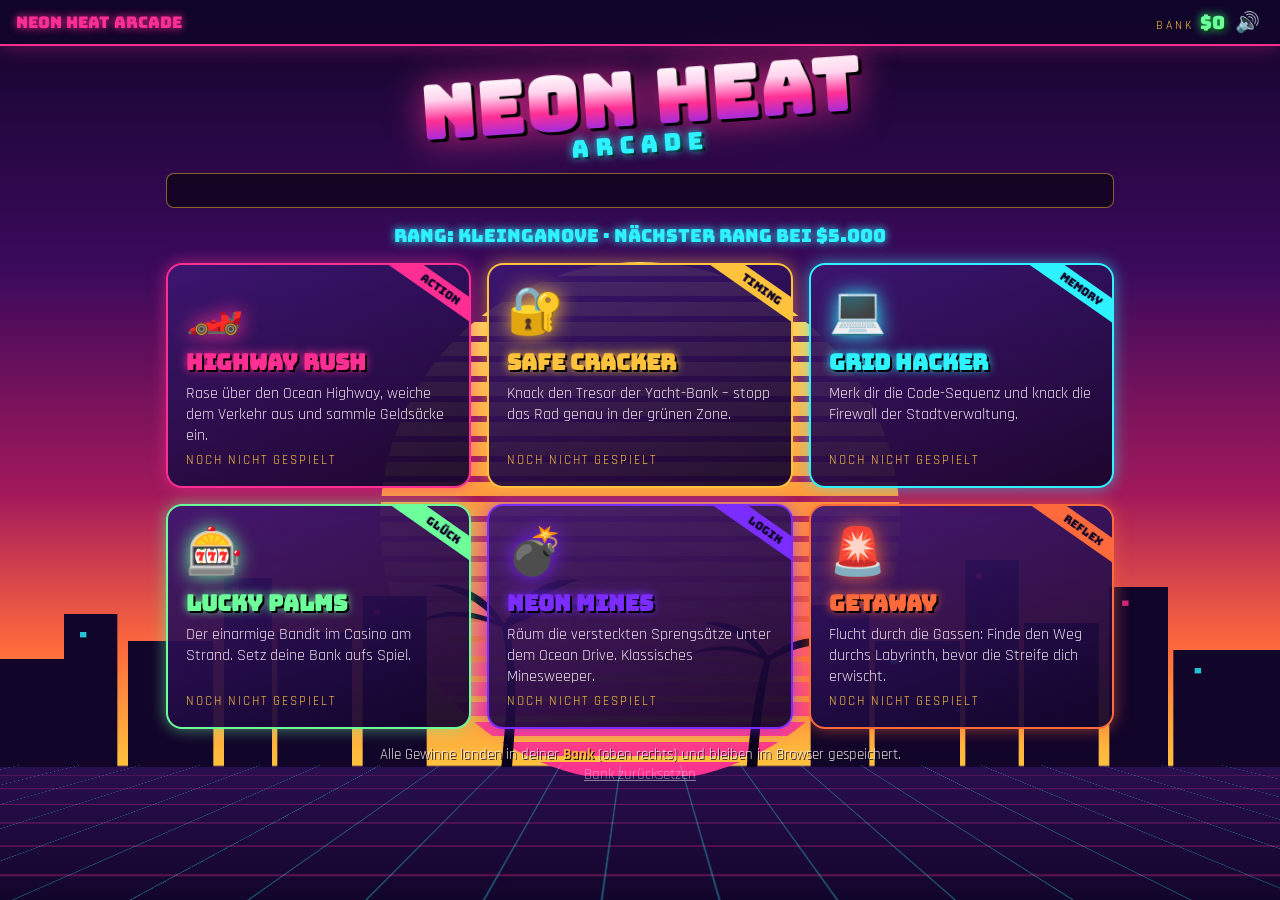
<file: neon-heat/index.html>
<!doctype html>
<html lang="de">
<head>
<meta charset="utf-8">
<meta name="viewport" content="width=device-width, initial-scale=1">
<title>Neon Heat Arcade</title>
<link href="https://fonts.googleapis.com/css2?family=Bungee&family=Rajdhani:wght@500;700&display=swap" rel="stylesheet">
<link rel="stylesheet" href="shared.css">
<style>
  .games { width: 100%; display: grid; grid-template-columns: repeat(auto-fill, minmax(260px, 1fr)); gap: 16px; }
  .card { position: relative; display: flex; flex-direction: column; gap: 6px; text-decoration: none; color: var(--text);
    padding: 18px; border-radius: 16px; overflow: hidden; min-height: 190px;
    background: linear-gradient(160deg, rgba(61,23,114,.92), rgba(18,5,42,.92));
    border: 2px solid var(--c, var(--pink)); box-shadow: 0 0 16px color-mix(in srgb, var(--c, var(--pink)) 55%, transparent);
    transition: transform .15s, box-shadow .2s; }
  .card:hover { transform: translateY(-4px) rotate(-.5deg); box-shadow: 0 0 34px var(--c, var(--pink)); }
  .card .ico { font-size: 46px; filter: drop-shadow(0 0 10px var(--c)); }
  .card h3 { margin: 0; font-family: "Bungee", sans-serif; font-size: 22px; color: var(--c); text-shadow: 2px 2px 0 #000, 0 0 10px var(--c); }
  .card p { margin: 0; font-size: 16px; opacity: .9; }
  .card .best { margin-top: auto; font-size: 13px; letter-spacing: 2px; color: var(--sun); text-transform: uppercase; }
  .card .tag { position: absolute; top: 14px; right: -34px; transform: rotate(35deg); background: var(--c); color: #12052a;
    font-family: "Bungee", sans-serif; font-size: 11px; padding: 3px 40px; }
  .ticker { width: 100%; overflow: hidden; white-space: nowrap; border-radius: 8px; background: rgba(0,0,0,.55);
    border: 1px solid rgba(255,194,61,.5); font-weight: 700; letter-spacing: 1px; }
  .ticker span { display: inline-block; padding: 6px 0 6px 100%; animation: tick 30s linear infinite; color: var(--sun); }
  @keyframes tick { to { transform: translateX(-100%); } }
  .rank { font-family: "Bungee", sans-serif; font-size: 18px; color: var(--cyan); text-shadow: 0 0 8px var(--cyan); text-align: center; }
  .reset { background: none; border: 0; color: rgba(255,255,255,.5); cursor: pointer; font: inherit; text-decoration: underline; }
  @media (prefers-reduced-motion: reduce) { .ticker span { animation: none; } }
</style>
</head>
<body>
<div class="wrap">
  <div class="title"><h1>NEON HEAT</h1><br><span class="sub">ARCADE</span></div>
  <div class="ticker"><span>📻 SUNSHINE FM: Willkommen in der Stadt der Sünden und Sonnenuntergänge · Jedes Spiel füllt deine gemeinsame Bank · Im Casino kannst du sie verdoppeln – oder verzocken · Steig vom Kleinganoven zur Legende auf ★</span></div>
  <div class="rank" id="rank"></div>

  <div class="games">
    <a class="card" href="highway.html" style="--c: var(--pink)"><span class="tag">ACTION</span>
      <span class="ico">🏎️</span><h3>Highway Rush</h3>
      <p>Rase über den Ocean Highway, weiche dem Verkehr aus und sammle Geldsäcke ein.</p>
      <span class="best" data-best="highway">—</span></a>

    <a class="card" href="safecracker.html" style="--c: var(--sun)"><span class="tag">TIMING</span>
      <span class="ico">🔐</span><h3>Safe Cracker</h3>
      <p>Knack den Tresor der Yacht-Bank – stopp das Rad genau in der grünen Zone.</p>
      <span class="best" data-best="safe">—</span></a>

    <a class="card" href="hacker.html" style="--c: var(--cyan)"><span class="tag">MEMORY</span>
      <span class="ico">💻</span><h3>Grid Hacker</h3>
      <p>Merk dir die Code-Sequenz und knack die Firewall der Stadtverwaltung.</p>
      <span class="best" data-best="hacker">—</span></a>

    <a class="card" href="casino.html" style="--c: var(--green)"><span class="tag">GLÜCK</span>
      <span class="ico">🎰</span><h3>Lucky Palms</h3>
      <p>Der einarmige Bandit im Casino am Strand. Setz deine Bank aufs Spiel.</p>
      <span class="best" data-best="casino">—</span></a>

    <a class="card" href="minesweeper.html" style="--c: var(--violet)"><span class="tag">LOGIK</span>
      <span class="ico">💣</span><h3>Neon Mines</h3>
      <p>Räum die versteckten Sprengsätze unter dem Ocean Drive. Klassisches Minesweeper.</p>
      <span class="best" data-best="mines">—</span></a>

    <a class="card" href="getaway.html" style="--c: var(--hot)"><span class="tag">REFLEX</span>
      <span class="ico">🚨</span><h3>Getaway</h3>
      <p>Flucht durch die Gassen: Finde den Weg durchs Labyrinth, bevor die Streife dich erwischt.</p>
      <span class="best" data-best="getaway">—</span></a>
  </div>

  <p class="help">Alle Gewinne landen in deiner <b>Bank</b> (oben rechts) und bleiben im Browser gespeichert. <button class="reset" id="reset">Bank zurücksetzen</button></p>
</div>

<script src="shared.js"></script>
<script>
  NH.init({ hub: true });
  const fmt = {
    highway: v => 'Rekord: ' + NH.money(v),
    safe: v => 'Rekord: ' + v + ' Tresore',
    hacker: v => 'Rekord: Level ' + v,
    casino: v => 'Größter Gewinn: ' + NH.money(v),
    mines: v => 'Rekord: ' + NH.money(v),
    getaway: v => 'Rekord: ' + v + ' Fluchten',
  };
  document.querySelectorAll('[data-best]').forEach(el => {
    const k = el.dataset.best, v = NH.best(k);
    el.textContent = v === null ? 'Noch nicht gespielt' : fmt[k](v);
  });
  const ranks = [[0, 'Kleinganove'], [5000, 'Straßendealer'], [25000, 'Hustler'], [100000, 'Gangboss'], [500000, 'Kingpin'], [2000000, 'Legende der Küste']];
  function renderRank() {
    const b = NH.bank.get();
    let r = ranks[0][1], next = null;
    for (let i = 0; i < ranks.length; i++) { if (b >= ranks[i][0]) { r = ranks[i][1]; next = ranks[i + 1]; } }
    document.getElementById('rank').textContent = 'Rang: ' + r + (next ? ` · nächster Rang bei ${NH.money(next[0])}` : ' · ganz oben!');
  }
  renderRank();
  document.getElementById('reset').onclick = () => { if (confirm('Bank wirklich auf $0 setzen?')) { NH.bank.set(0); renderRank(); } };
</script>
</body>
</html>
</file>
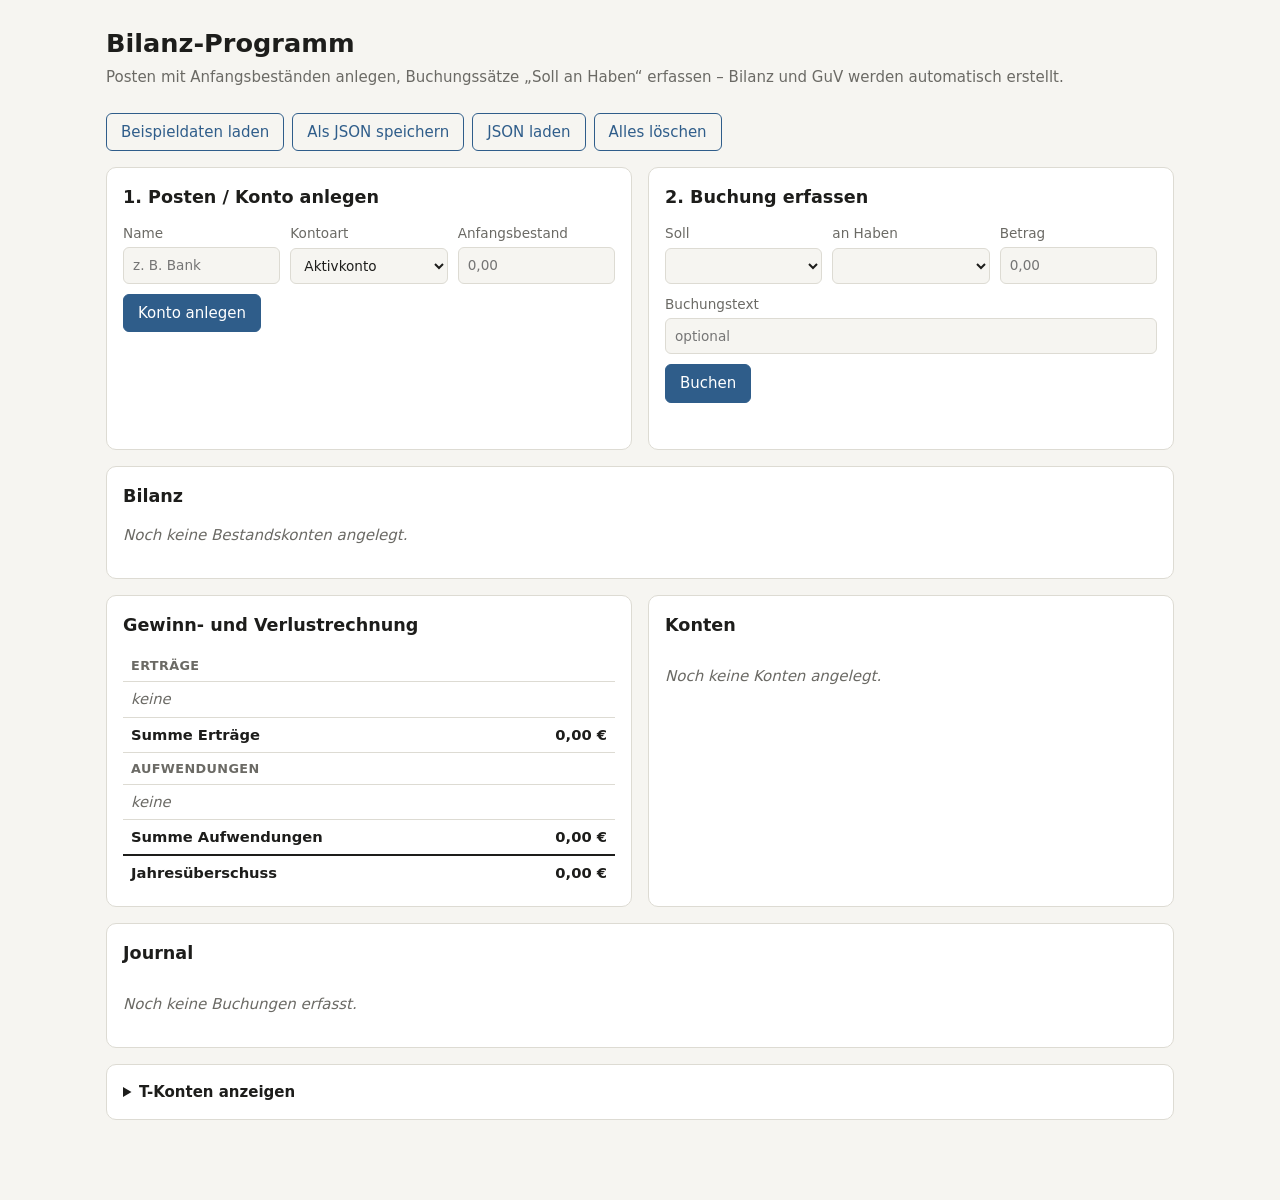
<file: bilanz.html>
<!doctype html>
<html lang="de">
<head>
<meta charset="utf-8">
<meta name="viewport" content="width=device-width, initial-scale=1">
<title>Bilanz-Programm</title>
<style>
:root {
  --bg: #f6f5f1; --surface: #ffffff; --text: #1d1d1b; --muted: #6b6a65;
  --border: #dddbd3; --accent: #2f5d8a; --accent-text: #ffffff;
  --ok: #2e7d4f; --err: #b3261e; --row: #f1efe8;
}
@media (prefers-color-scheme: dark) {
  :root:not([data-theme="light"]) {
    --bg: #161615; --surface: #1f1f1d; --text: #ecebe6; --muted: #a09f98;
    --border: #3a3935; --accent: #7fb0e0; --accent-text: #10202f;
    --ok: #6cc28f; --err: #f08c84; --row: #272724;
  }
}
:root[data-theme="dark"] {
  --bg: #161615; --surface: #1f1f1d; --text: #ecebe6; --muted: #a09f98;
  --border: #3a3935; --accent: #7fb0e0; --accent-text: #10202f;
  --ok: #6cc28f; --err: #f08c84; --row: #272724;
}
* { box-sizing: border-box; }
body {
  margin: 0; background: var(--bg); color: var(--text);
  font: 15px/1.5 system-ui, -apple-system, "Segoe UI", sans-serif;
}
main { max-width: 1100px; margin: 0 auto; padding: 24px 16px 64px; }
h1 { font-size: 1.6rem; margin: 0 0 4px; }
h2 { font-size: 1.1rem; margin: 0 0 12px; }
p.lead { color: var(--muted); margin: 0 0 24px; }
.grid { display: grid; grid-template-columns: 1fr 1fr; gap: 16px; }
@media (max-width: 760px) { .grid { grid-template-columns: 1fr; } }
.card {
  background: var(--surface); border: 1px solid var(--border);
  border-radius: 10px; padding: 16px; margin-bottom: 16px; min-width: 0;
}
form { display: grid; gap: 10px; }
.row { display: flex; gap: 10px; flex-wrap: wrap; }
.row > * { flex: 1 1 140px; min-width: 0; }
label { display: grid; gap: 4px; font-size: .85rem; color: var(--muted); }
input, select {
  font: inherit; color: var(--text); background: var(--bg);
  border: 1px solid var(--border); border-radius: 6px; padding: 7px 9px; width: 100%;
}
button {
  font: inherit; cursor: pointer; border-radius: 6px; padding: 7px 14px;
  border: 1px solid var(--accent); background: var(--accent); color: var(--accent-text);
}
button.ghost { background: transparent; color: var(--accent); }
button.del { background: transparent; border: none; color: var(--err); padding: 2px 6px; }
.toolbar { display: flex; gap: 8px; flex-wrap: wrap; margin-bottom: 16px; }
.msg { min-height: 1.4em; font-size: .9rem; }
.msg.err { color: var(--err); } .msg.ok { color: var(--ok); }
.scroll { overflow-x: auto; }
table { width: 100%; border-collapse: collapse; font-size: .92rem; }
th, td { padding: 6px 8px; text-align: left; border-bottom: 1px solid var(--border); }
th { color: var(--muted); font-weight: 600; font-size: .8rem; text-transform: uppercase; letter-spacing: .03em; }
td.num, th.num { text-align: right; font-variant-numeric: tabular-nums; white-space: nowrap; }
tr.sum td { font-weight: 700; border-top: 2px solid var(--text); border-bottom: none; }
.empty { color: var(--muted); font-style: italic; }
.bilanz { display: grid; grid-template-columns: 1fr 1fr; border: 2px solid var(--text); border-radius: 6px; overflow: hidden; }
.bilanz > div { padding: 0; min-width: 0; }
.bilanz > div:first-child { border-right: 2px solid var(--text); }
.bilanz h3 { margin: 0; padding: 8px; text-align: center; font-size: .95rem; background: var(--row); border-bottom: 1px solid var(--border); }
.bilanz table td { border-bottom: none; }
.bilanz table td:first-child { overflow-wrap: anywhere; }
@media (max-width: 560px) {
  .bilanz { grid-template-columns: 1fr; }
  .bilanz > div:first-child { border-right: none; border-bottom: 2px solid var(--text); }
}
.status { margin-top: 12px; font-weight: 600; }
.status.ok { color: var(--ok); } .status.err { color: var(--err); }
.tkonten { display: grid; grid-template-columns: repeat(auto-fill, minmax(280px, 1fr)); gap: 12px; }
.tkonto { border: 1px solid var(--border); border-radius: 6px; padding: 8px; }
.tkonto h4 { margin: 0 0 6px; text-align: center; font-size: .9rem; }
.tkonto .t { display: grid; grid-template-columns: 1fr 1fr; border-top: 2px solid var(--text); }
.tkonto .t > div:first-child { border-right: 2px solid var(--text); }
.tkonto .t div div { display: flex; justify-content: space-between; gap: 6px; padding: 2px 6px; font-size: .82rem; }
.tkonto .t div div span:last-child { font-variant-numeric: tabular-nums; white-space: nowrap; }
.tkonto .head { font-weight: 600; color: var(--muted); }
.tkonto .saldo { font-style: italic; color: var(--muted); }
details summary { cursor: pointer; font-weight: 600; }
</style>
</head>
<body>
<main>
  <h1>Bilanz-Programm</h1>
  <p class="lead">Posten mit Anfangsbeständen anlegen, Buchungssätze „Soll an Haben“ erfassen – Bilanz und GuV werden automatisch erstellt.</p>

  <div class="toolbar">
    <button class="ghost" id="btnBeispiel">Beispieldaten laden</button>
    <button class="ghost" id="btnExport">Als JSON speichern</button>
    <button class="ghost" id="btnImport">JSON laden</button>
    <button class="ghost" id="btnReset">Alles löschen</button>
    <input type="file" id="fileInput" accept=".json,application/json" hidden>
  </div>

  <div class="grid">
    <section class="card">
      <h2>1. Posten / Konto anlegen</h2>
      <form id="formKonto">
        <div class="row">
          <label>Name<input name="name" required placeholder="z. B. Bank"></label>
          <label>Kontoart
            <select name="art">
              <option value="aktiv">Aktivkonto</option>
              <option value="passiv">Passivkonto</option>
              <option value="aufwand">Aufwandskonto</option>
              <option value="ertrag">Ertragskonto</option>
            </select>
          </label>
          <label>Anfangsbestand<input name="ab" inputmode="decimal" placeholder="0,00"></label>
        </div>
        <div><button type="submit">Konto anlegen</button></div>
        <div class="msg" id="msgKonto"></div>
      </form>
    </section>

    <section class="card">
      <h2>2. Buchung erfassen</h2>
      <form id="formBuchung">
        <div class="row">
          <label>Soll<select name="soll" required></select></label>
          <label>an Haben<select name="haben" required></select></label>
          <label>Betrag<input name="betrag" inputmode="decimal" required placeholder="0,00"></label>
        </div>
        <label>Buchungstext<input name="text" placeholder="optional"></label>
        <div><button type="submit">Buchen</button></div>
        <div class="msg" id="msgBuchung"></div>
      </form>
    </section>
  </div>

  <section class="card">
    <h2>Bilanz</h2>
    <div id="bilanz"></div>
  </section>

  <div class="grid">
    <section class="card">
      <h2>Gewinn- und Verlustrechnung</h2>
      <div class="scroll" id="guv"></div>
    </section>
    <section class="card">
      <h2>Konten</h2>
      <div class="scroll" id="konten"></div>
    </section>
  </div>

  <section class="card">
    <h2>Journal</h2>
    <div class="scroll" id="journal"></div>
  </section>

  <section class="card">
    <details>
      <summary>T-Konten anzeigen</summary>
      <div class="tkonten" id="tkonten" style="margin-top:12px"></div>
    </details>
  </section>
</main>

<script>
"use strict";
const ARTEN = { aktiv: "Aktivkonto", passiv: "Passivkonto", aufwand: "Aufwandskonto", ertrag: "Ertragskonto" };
const KEY = "bilanz-programm-v1";

// Beträge werden intern als ganze Cent gespeichert (keine Rundungsfehler)
let state = { konten: [], buchungen: [] };

function parseBetrag(text) {
  let t = String(text).trim().replace(/€/g, "").replace(/\s/g, "");
  if (!t) throw new Error("Kein Betrag angegeben.");
  if (t.includes(",")) t = t.replace(/\./g, "").replace(",", ".");
  if (!/^-?\d+(\.\d+)?$/.test(t)) throw new Error(`Ungültiger Betrag: "${text}"`);
  return Math.round(parseFloat(t) * 100);
}
const nf = new Intl.NumberFormat("de-DE", { minimumFractionDigits: 2, maximumFractionDigits: 2 });
const fmt = c => nf.format(c / 100) + " €";
const esc = s => String(s).replace(/[&<>"']/g, ch => ({ "&": "&amp;", "<": "&lt;", ">": "&gt;", '"': "&quot;", "'": "&#39;" }[ch]));

const finde = name => {
  const k = state.konten.find(k => k.name.toLowerCase() === String(name).trim().toLowerCase());
  if (!k) throw new Error(`Konto "${name}" existiert nicht.`);
  return k;
};
const istBestand = k => k.art === "aktiv" || k.art === "passiv";
const sollMehrung = k => k.art === "aktiv" || k.art === "aufwand";

function kontoAnlegen(name, art, ab = 0) {
  name = name.trim();
  if (!name) throw new Error("Kontoname darf nicht leer sein.");
  if (!ARTEN[art]) throw new Error("Unbekannte Kontoart.");
  if (state.konten.some(k => k.name.toLowerCase() === name.toLowerCase())) throw new Error(`Konto "${name}" existiert bereits.`);
  if (ab < 0) throw new Error("Anfangsbestand darf nicht negativ sein.");
  if (!istBestand({ art }) && ab !== 0) throw new Error("Erfolgskonten haben keinen Anfangsbestand.");
  state.konten.push({ name, art, ab });
}
function buchen(soll, haben, betrag, text = "") {
  const s = finde(soll), h = finde(haben);
  if (s === h) throw new Error("Soll- und Habenkonto müssen verschieden sein.");
  if (!(betrag > 0)) throw new Error("Betrag muss größer als 0 sein.");
  state.buchungen.push({ soll: s.name, haben: h.name, betrag, text: text.trim() });
}
function umsaetze(k) {
  let soll = 0, haben = 0;
  for (const b of state.buchungen) { if (b.soll === k.name) soll += b.betrag; if (b.haben === k.name) haben += b.betrag; }
  return [soll, haben];
}
function saldo(k) {
  const [s, h] = umsaetze(k);
  return sollMehrung(k) ? k.ab + s - h : k.ab + h - s;
}
const nachArt = art => state.konten.filter(k => k.art === art);
const summe = (art, anfang = false) => nachArt(art).reduce((a, k) => a + (anfang ? k.ab : saldo(k)), 0);
const ergebnis = () => summe("ertrag") - summe("aufwand");

// ---------- Speicher ----------
function speichern() { try { localStorage.setItem(KEY, JSON.stringify(state)); } catch (e) {} }
function laden() {
  try { const d = JSON.parse(localStorage.getItem(KEY)); if (d) importiere(d); } catch (e) {}
}
function importiere(d) {
  const alt = state;
  state = { konten: [], buchungen: [] };
  try {
    for (const k of d.konten || []) kontoAnlegen(k.name, k.art, Number(k.ab) || 0);
    for (const b of d.buchungen || []) buchen(b.soll, b.haben, Number(b.betrag), b.text || "");
  } catch (e) { state = alt; throw e; }
}

function beispiel() {
  state = { konten: [], buchungen: [] };
  const E = x => x * 100;
  [["Maschinen", "aktiv", 50000], ["Waren", "aktiv", 12000], ["Forderungen", "aktiv", 8000],
   ["Bank", "aktiv", 25000], ["Kasse", "aktiv", 3000], ["Eigenkapital", "passiv", 60000],
   ["Darlehen", "passiv", 30000], ["Verbindlichkeiten", "passiv", 8000],
   ["Umsatzerlöse", "ertrag", 0], ["Mietaufwand", "aufwand", 0], ["Löhne", "aufwand", 0]]
    .forEach(([n, a, ab]) => kontoAnlegen(n, a, E(ab)));
  [["Bank", "Forderungen", 5000, "Kunde zahlt Rechnung"], ["Verbindlichkeiten", "Bank", 4000, "Lieferantenrechnung bezahlt"],
   ["Bank", "Umsatzerlöse", 15000, "Warenverkauf"], ["Mietaufwand", "Bank", 2000, "Miete Büro"],
   ["Löhne", "Bank", 6000, "Lohnzahlung"], ["Darlehen", "Bank", 3000, "Tilgung Darlehen"],
   ["Kasse", "Bank", 1000, "Bargeldabhebung"]]
    .forEach(([s, h, b, t]) => buchen(s, h, E(b), t));
}

// ---------- Darstellung ----------
const $ = id => document.getElementById(id);

function renderBilanz() {
  const aktiva = nachArt("aktiv").map(k => [k.name, saldo(k)]);
  const passiva = nachArt("passiv").map(k => [k.name, saldo(k)]);
  const erg = ergebnis();
  if (erg !== 0) passiva.push([erg > 0 ? "Jahresüberschuss" : "Jahresfehlbetrag", erg]);
  if (!aktiva.length && !passiva.length) { $("bilanz").innerHTML = '<p class="empty">Noch keine Bestandskonten angelegt.</p>'; return; }
  const sa = aktiva.reduce((a, [, v]) => a + v, 0), sp = passiva.reduce((a, [, v]) => a + v, 0);
  const n = Math.max(aktiva.length, passiva.length);
  const seite = (titel, posten, s) => `<div><h3>${titel}</h3><table>${
    Array.from({ length: n }, (_, i) => posten[i]
      ? `<tr><td>${esc(posten[i][0])}</td><td class="num">${fmt(posten[i][1])}</td></tr>`
      : `<tr><td>&nbsp;</td><td></td></tr>`).join("")
  }<tr class="sum"><td>Summe</td><td class="num">${fmt(s)}</td></tr></table></div>`;
  let status;
  if (sa === sp) status = '<div class="status ok">✔ Die Bilanz ist ausgeglichen.</div>';
  else {
    status = `<div class="status err">✘ Die Bilanz ist nicht ausgeglichen (Differenz ${fmt(sa - sp)}).`;
    const aa = summe("aktiv", true), ap = summe("passiv", true);
    if (aa !== ap) status += `<br><small>Ursache: Die Anfangsbestände sind nicht ausgeglichen (Aktiva ${fmt(aa)} / Passiva ${fmt(ap)}).</small>`;
    status += "</div>";
  }
  $("bilanz").innerHTML = `<div class="bilanz">${seite("Aktiva", aktiva, sa)}${seite("Passiva", passiva, sp)}</div>${status}`;
}

function renderGuV() {
  const zeilen = art => nachArt(art).map(k => `<tr><td>${esc(k.name)}</td><td class="num">${fmt(saldo(k))}</td></tr>`).join("")
    || '<tr><td class="empty" colspan="2">keine</td></tr>';
  const erg = ergebnis();
  $("guv").innerHTML = `<table>
    <tr><th>Erträge</th><th></th></tr>${zeilen("ertrag")}
    <tr><td><b>Summe Erträge</b></td><td class="num"><b>${fmt(summe("ertrag"))}</b></td></tr>
    <tr><th>Aufwendungen</th><th></th></tr>${zeilen("aufwand")}
    <tr><td><b>Summe Aufwendungen</b></td><td class="num"><b>${fmt(summe("aufwand"))}</b></td></tr>
    <tr class="sum"><td>${erg >= 0 ? "Jahresüberschuss" : "Jahresfehlbetrag"}</td><td class="num">${fmt(erg)}</td></tr></table>`;
}

function renderKonten() {
  if (!state.konten.length) { $("konten").innerHTML = '<p class="empty">Noch keine Konten angelegt.</p>'; return; }
  $("konten").innerHTML = `<table><tr><th>Konto</th><th>Art</th><th class="num">Anfang</th><th class="num">Ende</th><th></th></tr>${
    state.konten.map((k, i) => `<tr><td>${esc(k.name)}</td><td>${ARTEN[k.art]}</td>
      <td class="num">${istBestand(k) ? fmt(k.ab) : "–"}</td><td class="num">${fmt(saldo(k))}</td>
      <td><button class="del" title="Konto löschen" data-konto="${i}">✕</button></td></tr>`).join("")}</table>`;
}

function renderJournal() {
  if (!state.buchungen.length) { $("journal").innerHTML = '<p class="empty">Noch keine Buchungen erfasst.</p>'; return; }
  $("journal").innerHTML = `<table><tr><th>Nr</th><th>Soll</th><th></th><th>Haben</th><th class="num">Betrag</th><th>Text</th><th></th></tr>${
    state.buchungen.map((b, i) => `<tr><td>${i + 1}</td><td>${esc(b.soll)}</td><td>an</td><td>${esc(b.haben)}</td>
      <td class="num">${fmt(b.betrag)}</td><td>${esc(b.text)}</td>
      <td><button class="del" title="Buchung löschen" data-buchung="${i}">✕</button></td></tr>`).join("")}</table>`;
}

function renderTKonten() {
  if (!state.konten.length) { $("tkonten").innerHTML = '<p class="empty">Noch keine Konten angelegt.</p>'; return; }
  const z = (l, r, cls = "") => `<div class="${cls}"><span>${esc(l)}</span><span>${r}</span></div>`;
  $("tkonten").innerHTML = state.konten.map(k => {
    const soll = [], haben = [];
    if (istBestand(k)) (k.art === "aktiv" ? soll : haben).push(z("AB", fmt(k.ab)));
    for (const b of state.buchungen) {
      if (b.soll === k.name) soll.push(z(b.haben, fmt(b.betrag)));
      if (b.haben === k.name) haben.push(z(b.soll, fmt(b.betrag)));
    }
    const s = saldo(k);
    const sz = z(istBestand(k) ? "SB" : "Saldo", fmt(Math.abs(s)), "saldo");
    ((s >= 0) === sollMehrung(k) ? haben : soll).push(sz);
    return `<div class="tkonto"><h4>${esc(k.name)} <small>(${ARTEN[k.art]})</small></h4>
      <div class="t"><div>${z("Soll", "", "head")}${soll.join("")}</div><div>${z("Haben", "", "head")}${haben.join("")}</div></div></div>`;
  }).join("");
}

function renderSelects() {
  const opts = state.konten.map(k => `<option value="${esc(k.name)}">${esc(k.name)} (${ARTEN[k.art]})</option>`).join("");
  for (const name of ["soll", "haben"]) {
    const sel = $("formBuchung").elements[name], alt = sel.value;
    sel.innerHTML = opts;
    if (state.konten.some(k => k.name === alt)) sel.value = alt;
  }
}

function render() {
  renderSelects(); renderBilanz(); renderGuV(); renderKonten(); renderJournal(); renderTKonten();
  speichern();
}

function meldung(id, text, ok) { const m = $(id); m.textContent = text; m.className = "msg " + (ok ? "ok" : "err"); }

// ---------- Ereignisse ----------
const formKonto = $("formKonto");
formKonto.elements.art.addEventListener("change", e => {
  const bestand = e.target.value === "aktiv" || e.target.value === "passiv";
  formKonto.elements.ab.disabled = !bestand;
  if (!bestand) formKonto.elements.ab.value = "";
});
formKonto.addEventListener("submit", e => {
  e.preventDefault();
  const f = formKonto.elements;
  try {
    const ab = f.ab.value.trim() ? parseBetrag(f.ab.value) : 0;
    kontoAnlegen(f.name.value, f.art.value, ab);
    meldung("msgKonto", `Konto „${f.name.value.trim()}“ angelegt.`, true);
    f.name.value = ""; f.ab.value = ""; f.name.focus();
    render();
  } catch (err) { meldung("msgKonto", err.message, false); }
});

$("formBuchung").addEventListener("submit", e => {
  e.preventDefault();
  const f = e.target.elements;
  try {
    if (state.konten.length < 2) throw new Error("Bitte zuerst mindestens zwei Konten anlegen.");
    const betrag = parseBetrag(f.betrag.value);
    buchen(f.soll.value, f.haben.value, betrag, f.text.value);
    meldung("msgBuchung", `Gebucht: ${f.soll.value} an ${f.haben.value} ${fmt(betrag)}`, true);
    f.betrag.value = ""; f.text.value = "";
    render();
  } catch (err) { meldung("msgBuchung", err.message, false); }
});

document.addEventListener("click", e => {
  const t = e.target;
  if (t.dataset.buchung !== undefined) {
    state.buchungen.splice(Number(t.dataset.buchung), 1); render();
  } else if (t.dataset.konto !== undefined) {
    const k = state.konten[Number(t.dataset.konto)];
    if (state.buchungen.some(b => b.soll === k.name || b.haben === k.name)) {
      alert(`Konto „${k.name}“ wird in Buchungen verwendet und kann nicht gelöscht werden.`); return;
    }
    state.konten.splice(Number(t.dataset.konto), 1); render();
  }
});

$("btnBeispiel").addEventListener("click", () => {
  if (state.konten.length && !confirm("Aktuelle Daten durch Beispieldaten ersetzen?")) return;
  beispiel(); render();
});
$("btnReset").addEventListener("click", () => {
  if (!confirm("Alle Konten und Buchungen löschen?")) return;
  state = { konten: [], buchungen: [] }; render();
});
$("btnExport").addEventListener("click", () => {
  const blob = new Blob([JSON.stringify(state, null, 2)], { type: "application/json" });
  const a = document.createElement("a");
  a.href = URL.createObjectURL(blob); a.download = "buchhaltung.json"; a.click();
  setTimeout(() => URL.revokeObjectURL(a.href), 1000);
});
$("btnImport").addEventListener("click", () => $("fileInput").click());
$("fileInput").addEventListener("change", async e => {
  const file = e.target.files[0]; if (!file) return;
  try {
    const d = JSON.parse(await file.text());
    // auch Dateien aus dem Python-Programm (Beträge in Euro als Text) akzeptieren
    if (d.konten && d.konten.some(k => "anfangsbestand" in k)) {
      d.konten = d.konten.map(k => ({ name: k.name, art: k.art, ab: parseBetrag(k.anfangsbestand) }));
      d.buchungen = (d.buchungen || []).map(b => ({ ...b, betrag: parseBetrag(b.betrag) }));
    }
    importiere(d); render();
  } catch (err) { alert("Datei konnte nicht geladen werden: " + err.message); }
  e.target.value = "";
});

laden();
render();
</script>
</body>
</html>
</file>
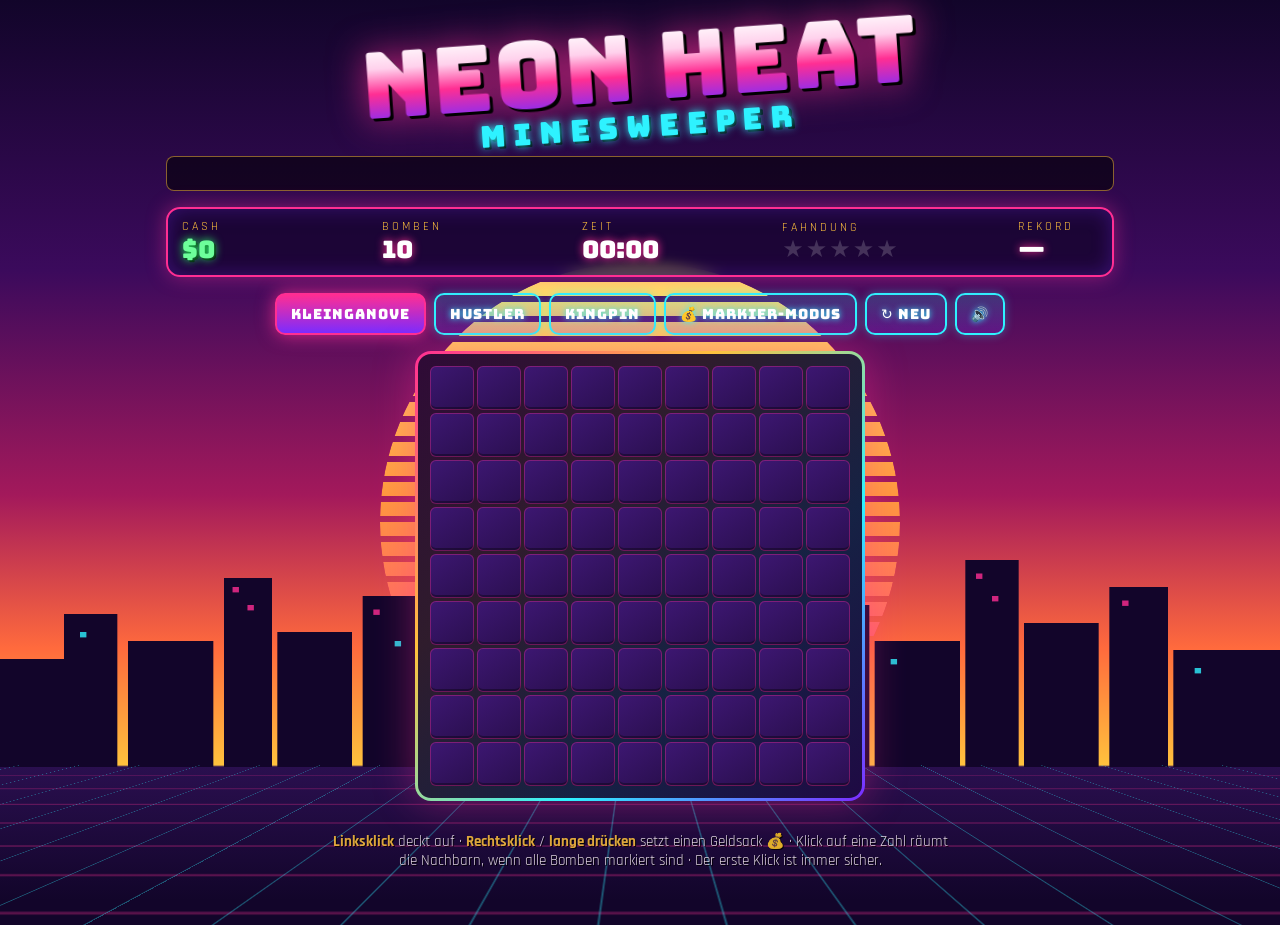
<file: minesweeper.html>
<!doctype html>
<html lang="de">
<head>
<meta charset="utf-8">
<meta name="viewport" content="width=device-width, initial-scale=1">
<title>Neon Heat Mines</title>
<link rel="preconnect" href="https://fonts.googleapis.com">
<link href="https://fonts.googleapis.com/css2?family=Bungee&family=Rajdhani:wght@500;700&display=swap" rel="stylesheet">
<style>
  :root {
    --pink: #ff2e93;
    --hot: #ff6a3d;
    --sun: #ffc23d;
    --cyan: #2ef2ff;
    --violet: #7b2cff;
    --night: #12052a;
    --tile: #2a0f4f;
    --tile-hi: #3d1772;
    --open: #1a0836;
    --text: #fff4fb;
  }
  * { box-sizing: border-box; }
  html, body { margin: 0; min-height: 100%; }
  body {
    background: var(--night);
    color: var(--text);
    font-family: "Rajdhani", system-ui, sans-serif;
    overflow-x: hidden;
    -webkit-tap-highlight-color: transparent;
  }

  /* ---------- Sunset Skyline ---------- */
  .sky {
    position: fixed; inset: 0; z-index: -2;
    background: linear-gradient(180deg, #12052a 0%, #3b0a5c 30%, #a3195b 55%, #ff6a3d 72%, #ffc23d 85%, #2a0f4f 85.2%, #12052a 100%);
  }
  .sun {
    position: fixed; left: 50%; top: 58%; transform: translate(-50%, -50%);
    width: min(60vw, 520px); aspect-ratio: 1; border-radius: 50%; z-index: -2;
    background: linear-gradient(180deg, #ffe66d 0%, #ff9a3d 45%, #ff2e93 100%);
    -webkit-mask: repeating-linear-gradient(180deg, #000 0 14px, transparent 14px 20px);
            mask: repeating-linear-gradient(180deg, #000 0 14px, transparent 14px 20px);
    filter: drop-shadow(0 0 60px rgba(255, 46, 147, .6));
  }
  .skyline { position: fixed; left: 0; right: 0; bottom: 14.8%; z-index: -1; width: 100%; height: 30vh; }
  .grid-floor {
    position: fixed; left: -50%; right: -50%; bottom: 0; height: 15%; z-index: -1;
    background:
      linear-gradient(90deg, rgba(46,242,255,.35) 1px, transparent 1px) 0 0 / 60px 100%,
      linear-gradient(0deg, rgba(255,46,147,.35) 1px, transparent 1px) 0 0 / 100% 18px;
    transform: perspective(200px) rotateX(55deg); transform-origin: top;
  }

  /* ---------- Layout ---------- */
  .wrap { max-width: 980px; margin: 0 auto; padding: 20px 16px 40px; display: flex; flex-direction: column; align-items: center; gap: 16px; }
  .logo { text-align: center; line-height: .9; margin-top: 6px; user-select: none; }
  .logo .l1 {
    font-family: "Bungee", sans-serif; font-size: clamp(42px, 10vw, 92px); letter-spacing: 2px;
    background: linear-gradient(180deg, #fff 0%, #ffd1ec 30%, var(--pink) 60%, var(--violet) 100%);
    -webkit-background-clip: text; background-clip: text; color: transparent;
    filter: drop-shadow(3px 3px 0 #000) drop-shadow(0 0 18px rgba(255,46,147,.7));
    transform: rotate(-4deg); display: inline-block;
  }
  .logo .l2 {
    font-family: "Bungee", sans-serif; font-size: clamp(18px, 4vw, 30px); color: var(--cyan);
    text-shadow: 0 0 10px var(--cyan), 2px 2px 0 #000; letter-spacing: 8px; margin-top: 4px;
    transform: rotate(-4deg); display: inline-block;
  }

  .hud {
    width: 100%; display: flex; flex-wrap: wrap; justify-content: space-between; align-items: center; gap: 10px;
    background: rgba(18, 5, 42, .72); border: 2px solid var(--pink); border-radius: 14px; padding: 10px 14px;
    box-shadow: 0 0 20px rgba(255,46,147,.45), inset 0 0 20px rgba(123,44,255,.3);
    backdrop-filter: blur(6px);
  }
  .stat { display: flex; flex-direction: column; min-width: 80px; }
  .stat .k { font-size: 12px; letter-spacing: 3px; text-transform: uppercase; color: var(--sun); }
  .stat .v { font-family: "Bungee", sans-serif; font-size: 24px; color: #fff; text-shadow: 0 0 8px var(--pink); }
  .stat .v.cash { color: #6dff9a; text-shadow: 0 0 10px #2bff6a, 2px 2px 0 #000; }
  .stars { display: flex; gap: 2px; font-size: 24px; }
  .stars span { color: rgba(255,255,255,.18); transition: color .3s, text-shadow .3s; }
  .stars span.on { color: #fff; text-shadow: 0 0 8px #fff, 0 0 16px var(--cyan); animation: blink .9s infinite alternate; }
  @keyframes blink { to { color: var(--pink); text-shadow: 0 0 8px var(--pink), 0 0 16px var(--pink); } }

  .controls { display: flex; flex-wrap: wrap; gap: 8px; justify-content: center; }
  .btn {
    font-family: "Bungee", sans-serif; font-size: 14px; letter-spacing: 1px; color: #fff; cursor: pointer;
    padding: 10px 14px; border-radius: 10px; border: 2px solid var(--cyan);
    background: linear-gradient(180deg, rgba(46,242,255,.18), rgba(123,44,255,.25));
    text-shadow: 0 0 6px var(--cyan); box-shadow: 0 0 10px rgba(46,242,255,.35);
    transition: transform .1s, box-shadow .2s, background .2s;
  }
  .btn:hover { transform: translateY(-2px); box-shadow: 0 0 18px rgba(46,242,255,.7); }
  .btn.active { border-color: var(--pink); background: linear-gradient(180deg, var(--pink), var(--violet)); text-shadow: none; box-shadow: 0 0 18px rgba(255,46,147,.8); }
  .btn.flag.active { border-color: var(--sun); background: linear-gradient(180deg, var(--sun), var(--hot)); color: #2a0f4f; }

  /* ---------- Board ---------- */
  .board-wrap {
    max-width: 100%; overflow-x: auto; padding: 12px; border-radius: 16px;
    background: rgba(18,5,42,.8); border: 3px solid transparent;
    background-image: linear-gradient(rgba(18,5,42,.88), rgba(18,5,42,.88)), linear-gradient(135deg, var(--pink), var(--sun), var(--cyan), var(--violet));
    background-origin: border-box; background-clip: padding-box, border-box;
    box-shadow: 0 0 40px rgba(255,46,147,.4);
  }
  .board { display: grid; gap: 3px; user-select: none; touch-action: manipulation; }
  .cell {
    width: var(--cs); height: var(--cs); border-radius: 6px; cursor: pointer;
    display: grid; place-items: center; font-family: "Bungee", sans-serif; font-size: calc(var(--cs) * .52);
    background: linear-gradient(145deg, var(--tile-hi), var(--tile));
    box-shadow: inset 0 0 0 1px rgba(255,46,147,.35), inset 0 -3px 0 rgba(0,0,0,.35);
    transition: transform .08s, background .15s, box-shadow .15s;
  }
  .cell:not(.open):hover { background: linear-gradient(145deg, #5a1f9e, #3a1270); box-shadow: inset 0 0 0 1px var(--cyan), 0 0 10px rgba(46,242,255,.5); }
  .cell:not(.open):active { transform: scale(.92); }
  .cell.open { background: var(--open); box-shadow: inset 0 0 0 1px rgba(46,242,255,.12); cursor: default; animation: pop .18s ease-out; }
  @keyframes pop { from { transform: scale(.7); opacity: .4; } to { transform: scale(1); opacity: 1; } }
  .cell.flag::after { content: "💰"; font-size: calc(var(--cs) * .6); filter: drop-shadow(0 0 4px var(--sun)); }
  .cell.mine { background: radial-gradient(circle, #ff6a3d 0%, #a3195b 70%); }
  .cell.mine::after { content: "💣"; font-size: calc(var(--cs) * .6); }
  .cell.boom { background: radial-gradient(circle, #fff 0%, #ffc23d 30%, #ff2e93 80%); animation: boom .5s ease-out; }
  .cell.wrong::after { content: "❌"; font-size: calc(var(--cs) * .5); }
  @keyframes boom { 0% { transform: scale(1.8); } 100% { transform: scale(1); } }
  .n1 { color: #2ef2ff; text-shadow: 0 0 6px #2ef2ff; }
  .n2 { color: #6dff9a; text-shadow: 0 0 6px #2bff6a; }
  .n3 { color: #ff2e93; text-shadow: 0 0 6px #ff2e93; }
  .n4 { color: #b18cff; text-shadow: 0 0 6px #7b2cff; }
  .n5 { color: #ffc23d; text-shadow: 0 0 6px #ff9a3d; }
  .n6 { color: #ff6a3d; text-shadow: 0 0 6px #ff6a3d; }
  .n7 { color: #fff; text-shadow: 0 0 6px #fff; }
  .n8 { color: #ff9ad0; text-shadow: 0 0 6px #ff2e93; }

  .shake { animation: shake .5s; }
  @keyframes shake { 10%,90% { transform: translate(-2px,1px); } 20%,80% { transform: translate(4px,-2px); } 30%,50%,70% { transform: translate(-6px,3px); } 40%,60% { transform: translate(6px,-3px); } }

  .help { font-size: 15px; opacity: .85; text-align: center; max-width: 620px; text-shadow: 1px 1px 0 #000; }
  .help b { color: var(--sun); }

  /* ---------- Overlay ---------- */
  .overlay {
    position: fixed; inset: 0; display: none; place-items: center; z-index: 10;
    background: rgba(18,5,42,.55); backdrop-filter: blur(3px) saturate(1.3);
  }
  .overlay.show { display: grid; animation: fade .4s; }
  .overlay.lose { background: rgba(60,0,10,.6); backdrop-filter: grayscale(1) blur(2px); }
  @keyframes fade { from { opacity: 0; } }
  .banner { text-align: center; padding: 16px; }
  .banner h2 {
    font-family: "Bungee", sans-serif; margin: 0; font-size: clamp(44px, 11vw, 110px); line-height: 1;
    transform: rotate(-3deg); animation: slam .5s cubic-bezier(.2,1.6,.4,1);
  }
  .win h2 { color: var(--sun); text-shadow: 4px 4px 0 #000, 0 0 30px var(--hot); }
  .lose h2 { color: #ff3b3b; text-shadow: 4px 4px 0 #000, 0 0 30px #ff0000; }
  @keyframes slam { from { transform: scale(3) rotate(-3deg); opacity: 0; } }
  .banner p { font-size: 22px; font-weight: 700; margin: 10px 0 20px; text-shadow: 2px 2px 0 #000; }
  .banner .btn { font-size: 18px; padding: 12px 22px; }

  .flash { position: fixed; inset: 0; background: #fff; opacity: 0; pointer-events: none; z-index: 9; }
  .flash.go { animation: flash .45s ease-out; }
  @keyframes flash { 0% { opacity: .9; } 100% { opacity: 0; } }

  .ticker {
    width: 100%; overflow: hidden; white-space: nowrap; border-radius: 8px;
    background: rgba(0,0,0,.55); border: 1px solid rgba(255,194,61,.5); font-weight: 700; letter-spacing: 1px;
  }
  .ticker span { display: inline-block; padding: 6px 0; padding-left: 100%; animation: tick 28s linear infinite; color: var(--sun); }
  @keyframes tick { to { transform: translateX(-100%); } }
  @media (prefers-reduced-motion: reduce) {
    .ticker span, .stars span.on { animation: none; }
  }
</style>
</head>
<body>
<div class="sky"></div>
<div class="sun"></div>
<svg class="skyline" viewBox="0 0 1200 300" preserveAspectRatio="none" aria-hidden="true">
  <g fill="#12052a">
    <rect x="0" y="180" width="70" height="120"/><rect x="60" y="130" width="50" height="170"/>
    <rect x="120" y="160" width="80" height="140"/><rect x="210" y="90" width="45" height="210"/>
    <rect x="260" y="150" width="70" height="150"/><rect x="340" y="110" width="60" height="190"/>
    <rect x="760" y="120" width="55" height="180"/><rect x="820" y="160" width="80" height="140"/>
    <rect x="905" y="70" width="50" height="230"/><rect x="960" y="140" width="70" height="160"/>
    <rect x="1040" y="100" width="55" height="200"/><rect x="1100" y="170" width="100" height="130"/>
  </g>
  <g fill="#0a0218">
    <!-- palms -->
    <path d="M470 300 C476 230 478 190 470 140 L476 140 C486 190 484 240 480 300Z"/>
    <path d="M473 142 C440 120 410 125 390 140 C420 128 445 132 473 146Z M473 142 C500 112 535 112 560 128 C530 120 500 128 475 146Z M473 142 C455 105 430 95 405 98 C432 104 452 118 471 145Z M473 142 C492 100 520 88 545 92 C518 100 495 118 476 146Z M473 142 C470 112 478 92 492 80 C482 100 478 120 476 146Z"/>
    <path d="M700 300 C704 250 708 215 718 175 L724 176 C716 215 712 255 710 300Z"/>
    <path d="M720 178 C690 160 662 164 645 176 C672 166 696 170 720 182Z M720 178 C745 152 775 152 798 166 C770 160 745 166 722 182Z M720 178 C705 145 682 136 660 140 C684 145 702 158 718 181Z M720 178 C738 142 762 132 784 136 C760 142 740 158 723 182Z"/>
    <path d="M600 300 C602 262 606 236 598 205 L603 205 C612 236 610 264 608 300Z"/>
    <path d="M601 207 C578 192 556 196 543 206 C565 198 583 202 601 211Z M601 207 C622 188 648 188 666 200 C643 194 622 199 603 211Z M601 207 C590 182 572 176 556 179 C575 183 589 194 600 210Z"/>
  </g>
  <g fill="#ff2e93" opacity=".8">
    <rect x="218" y="100" width="6" height="6"/><rect x="232" y="120" width="6" height="6"/><rect x="350" y="125" width="6" height="6"/>
    <rect x="915" y="85" width="6" height="6"/><rect x="930" y="110" width="6" height="6"/><rect x="1052" y="115" width="6" height="6"/>
  </g>
  <g fill="#2ef2ff" opacity=".8">
    <rect x="75" y="150" width="6" height="6"/><rect x="370" y="160" width="6" height="6"/><rect x="835" y="180" width="6" height="6"/><rect x="1120" y="190" width="6" height="6"/>
  </g>
</svg>
<div class="grid-floor"></div>

<div class="wrap">
  <div class="logo">
    <div class="l1">NEON HEAT</div><br>
    <div class="l2">MINESWEEPER</div>
  </div>

  <div class="ticker"><span>📻 BREAKING: Unbekannte haben Sprengsätze unter dem Ocean Drive versteckt · Nur ein echter Profi räumt das Gelände · Jeder sichere Block bringt Cash · Markiere Bomben mit Geldsäcken 💰 · Je länger du brauchst, desto höher dein Fahndungslevel ★ · Bleib cool, Boss.</span></div>

  <div class="hud">
    <div class="stat"><span class="k">Cash</span><span class="v cash" id="cash">$0</span></div>
    <div class="stat"><span class="k">Bomben</span><span class="v" id="mines">0</span></div>
    <div class="stat"><span class="k">Zeit</span><span class="v" id="time">00:00</span></div>
    <div class="stat"><span class="k">Fahndung</span><div class="stars" id="stars"><span>★</span><span>★</span><span>★</span><span>★</span><span>★</span></div></div>
    <div class="stat"><span class="k">Rekord</span><span class="v" id="best">—</span></div>
  </div>

  <div class="controls">
    <button class="btn active" data-level="easy">Kleinganove</button>
    <button class="btn" data-level="medium">Hustler</button>
    <button class="btn" data-level="hard">Kingpin</button>
    <button class="btn flag" id="flagMode">💰 Markier-Modus</button>
    <button class="btn" id="restart">↻ Neu</button>
    <button class="btn" id="sound">🔊</button>
  </div>

  <div class="board-wrap" id="boardWrap"><div class="board" id="board"></div></div>

  <p class="help"><b>Linksklick</b> deckt auf · <b>Rechtsklick</b> / <b>lange drücken</b> setzt einen Geldsack 💰 · Klick auf eine Zahl räumt die Nachbarn, wenn alle Bomben markiert sind · Der erste Klick ist immer sicher.</p>
</div>

<div class="flash" id="flash"></div>
<div class="overlay" id="overlay">
  <div class="banner">
    <h2 id="ovTitle"></h2>
    <p id="ovText"></p>
    <button class="btn active" id="ovBtn">Nochmal</button>
  </div>
</div>

<script>
(() => {
  const LEVELS = {
    easy:   { r: 9,  c: 9,  m: 10 },
    medium: { r: 16, c: 16, m: 40 },
    hard:   { r: 16, c: 30, m: 99 },
  };
  const $ = id => document.getElementById(id);
  const boardEl = $('board');

  let level = 'easy', R, C, M, grid, started, over, revealed, flags, cash, t0, timer, flagMode = false, soundOn = true;

  /* ---------- Sound (Web Audio synth) ---------- */
  let ac;
  function beep(freq, dur = .08, type = 'square', vol = .05, slide = 0) {
    if (!soundOn) return;
    try {
      ac = ac || new (window.AudioContext || window.webkitAudioContext)();
      const o = ac.createOscillator(), g = ac.createGain();
      o.type = type; o.frequency.setValueAtTime(freq, ac.currentTime);
      if (slide) o.frequency.exponentialRampToValueAtTime(Math.max(30, freq + slide), ac.currentTime + dur);
      g.gain.setValueAtTime(vol, ac.currentTime);
      g.gain.exponentialRampToValueAtTime(.0001, ac.currentTime + dur);
      o.connect(g).connect(ac.destination); o.start(); o.stop(ac.currentTime + dur);
    } catch (e) {}
  }
  function explosion() {
    if (!soundOn) return;
    try {
      ac = ac || new (window.AudioContext || window.webkitAudioContext)();
      const len = ac.sampleRate * .9, buf = ac.createBuffer(1, len, ac.sampleRate), d = buf.getChannelData(0);
      for (let i = 0; i < len; i++) d[i] = (Math.random() * 2 - 1) * Math.pow(1 - i / len, 2.5);
      const s = ac.createBufferSource(), f = ac.createBiquadFilter(), g = ac.createGain();
      f.type = 'lowpass'; f.frequency.value = 700; g.gain.value = .5;
      s.buffer = buf; s.connect(f).connect(g).connect(ac.destination); s.start();
    } catch (e) {}
  }
  const jingle = () => [523, 659, 784, 1046, 784, 1046].forEach((f, i) => setTimeout(() => beep(f, .16, 'sawtooth', .05), i * 110));

  /* ---------- Setup ---------- */
  function cellSize() {
    const avail = Math.min(window.innerWidth - 60, 940);
    return Math.max(26, Math.min(44, Math.floor((avail - (C - 1) * 3) / C)));
  }

  function newGame() {
    ({ r: R, c: C, m: M } = LEVELS[level]);
    grid = Array.from({ length: R * C }, () => ({ mine: false, n: 0, open: false, flag: false }));
    started = false; over = false; revealed = 0; flags = 0; cash = 0;
    clearInterval(timer); $('time').textContent = '00:00';
    setStars(0); updateHud();
    $('overlay').className = 'overlay';
    boardEl.style.setProperty('--cs', cellSize() + 'px');
    boardEl.style.gridTemplateColumns = `repeat(${C}, var(--cs))`;
    boardEl.innerHTML = '';
    const frag = document.createDocumentFragment();
    for (let i = 0; i < R * C; i++) {
      const d = document.createElement('div');
      d.className = 'cell'; d.dataset.i = i;
      frag.appendChild(d);
    }
    boardEl.appendChild(frag);
    const best = localGet('best_' + level);
    $('best').textContent = best ? fmt(+best) : '—';
  }

  const nbrs = i => {
    const r = Math.floor(i / C), c = i % C, out = [];
    for (let dr = -1; dr <= 1; dr++) for (let dc = -1; dc <= 1; dc++) {
      if (!dr && !dc) continue;
      const rr = r + dr, cc = c + dc;
      if (rr >= 0 && rr < R && cc >= 0 && cc < C) out.push(rr * C + cc);
    }
    return out;
  };

  function plant(safe) {
    const forbidden = new Set([safe, ...nbrs(safe)]);
    const pool = [];
    for (let i = 0; i < R * C; i++) if (!forbidden.has(i)) pool.push(i);
    for (let k = 0; k < M; k++) {
      const j = k + Math.floor(Math.random() * (pool.length - k));
      [pool[k], pool[j]] = [pool[j], pool[k]];
      grid[pool[k]].mine = true;
    }
    grid.forEach((g, i) => g.n = nbrs(i).filter(j => grid[j].mine).length);
  }

  /* ---------- Gameplay ---------- */
  function reveal(i) {
    if (over) return;
    const g = grid[i];
    if (g.flag) return;
    if (!started) { plant(i); started = true; t0 = Date.now(); timer = setInterval(tickTime, 250); }
    if (g.open) { chord(i); return; }
    if (g.mine) { lose(i); return; }
    flood(i);
    beep(520 + Math.random() * 200, .05, 'triangle', .06);
    updateHud(); checkWin();
  }

  function flood(start) {
    const stack = [start];
    while (stack.length) {
      const i = stack.pop(), g = grid[i];
      if (g.open || g.flag || g.mine) continue;
      g.open = true; revealed++; cash += 100 + g.n * 50;
      paint(i);
      if (g.n === 0) nbrs(i).forEach(j => { if (!grid[j].open) stack.push(j); });
    }
  }

  function chord(i) {
    const g = grid[i];
    if (!g.n) return;
    const ns = nbrs(i);
    if (ns.filter(j => grid[j].flag).length !== g.n) { beep(140, .1, 'square', .04); return; }
    for (const j of ns) {
      if (grid[j].flag || grid[j].open) continue;
      if (grid[j].mine) { lose(j); return; }
      flood(j);
    }
    beep(700, .06, 'triangle', .06);
    updateHud(); checkWin();
  }

  function toggleFlag(i) {
    if (over || grid[i].open) return;
    const g = grid[i];
    g.flag = !g.flag; flags += g.flag ? 1 : -1;
    paint(i); updateHud();
    beep(g.flag ? 880 : 330, .07, 'square', .05);
    if (navigator.vibrate) navigator.vibrate(20);
  }

  function paint(i) {
    const g = grid[i], el = boardEl.children[i];
    el.className = 'cell' + (g.open ? ' open' : '') + (g.flag ? ' flag' : '');
    el.textContent = g.open && g.n ? g.n : '';
    if (g.open && g.n) el.classList.add('n' + g.n);
  }

  function lose(i) {
    over = true; clearInterval(timer);
    grid.forEach((g, j) => {
      const el = boardEl.children[j];
      if (g.mine && !g.flag) { el.className = 'cell mine'; el.textContent = ''; }
      if (!g.mine && g.flag) { el.className = 'cell wrong'; }
    });
    boardEl.children[i].className = 'cell mine boom';
    explosion(); setStars(5);
    $('flash').classList.remove('go'); void $('flash').offsetWidth; $('flash').classList.add('go');
    $('boardWrap').classList.remove('shake'); void $('boardWrap').offsetWidth; $('boardWrap').classList.add('shake');
    if (navigator.vibrate) navigator.vibrate([100, 50, 200]);
    setTimeout(() => showOverlay('lose', 'IN DIE LUFT GEFLOGEN', `Du hast $${cash.toLocaleString('de-DE')} eingesackt – aber das Geld brennt jetzt.`), 900);
  }

  function checkWin() {
    if (revealed !== R * C - M) return;
    over = true; clearInterval(timer);
    const secs = (Date.now() - t0) / 1000;
    grid.forEach((g, j) => { if (g.mine && !g.flag) { g.flag = true; paint(j); } });
    flags = M;
    const bonus = Math.max(0, Math.round((M * 1000) - secs * 25));
    cash += bonus; updateHud(); setStars(0); jingle();
    const key = 'best_' + level, best = localGet(key);
    let rec = '';
    if (!best || secs < +best) { localSet(key, secs); $('best').textContent = fmt(secs); rec = ' · NEUER REKORD!'; }
    showOverlay('win', 'COUP GELUNGEN', `Zeit ${fmt(secs)} · Bonus $${bonus.toLocaleString('de-DE')} · Gesamt $${cash.toLocaleString('de-DE')}${rec}`);
  }

  function showOverlay(kind, title, text) {
    $('ovTitle').textContent = title; $('ovText').textContent = text;
    $('overlay').className = 'overlay show ' + kind;
  }

  /* ---------- HUD ---------- */
  const fmt = s => { s = Math.floor(s); return String(Math.floor(s / 60)).padStart(2, '0') + ':' + String(s % 60).padStart(2, '0'); };
  function tickTime() {
    const s = (Date.now() - t0) / 1000;
    $('time').textContent = fmt(s);
    const step = { easy: 30, medium: 60, hard: 120 }[level];
    setStars(Math.min(5, Math.floor(s / step)));
  }
  let curStars = -1;
  function setStars(n) {
    if (n === curStars) return;
    if (n > curStars && curStars >= 0 && n < 5) beep(1200, .25, 'sawtooth', .03, -600);
    curStars = n;
    [...$('stars').children].forEach((s, k) => s.classList.toggle('on', k < n));
  }
  function updateHud() {
    $('cash').textContent = '$' + cash.toLocaleString('de-DE');
    $('mines').textContent = M - flags;
  }

  /* ---------- Storage (safe) ---------- */
  function localGet(k) { try { return localStorage.getItem('neonheat_' + k); } catch (e) { return null; } }
  function localSet(k, v) { try { localStorage.setItem('neonheat_' + k, v); } catch (e) {} }

  /* ---------- Input ---------- */
  let pressTimer = null, longPressed = false;
  boardEl.addEventListener('contextmenu', e => {
    e.preventDefault();
    const el = e.target.closest('.cell'); if (el && !longPressed) toggleFlag(+el.dataset.i);
  });
  boardEl.addEventListener('pointerdown', e => {
    const el = e.target.closest('.cell'); if (!el) return;
    longPressed = false;
    if (e.pointerType !== 'mouse') {
      pressTimer = setTimeout(() => { longPressed = true; toggleFlag(+el.dataset.i); }, 420);
    }
  });
  const cancelPress = () => clearTimeout(pressTimer);
  boardEl.addEventListener('pointerup', cancelPress);
  boardEl.addEventListener('pointerleave', cancelPress);
  boardEl.addEventListener('pointercancel', cancelPress);
  boardEl.addEventListener('click', e => {
    const el = e.target.closest('.cell'); if (!el) return;
    if (longPressed) { longPressed = false; return; }
    const i = +el.dataset.i;
    if (flagMode && !grid[i].open) toggleFlag(i); else reveal(i);
  });

  document.querySelectorAll('[data-level]').forEach(b => b.addEventListener('click', () => {
    document.querySelectorAll('[data-level]').forEach(x => x.classList.remove('active'));
    b.classList.add('active'); level = b.dataset.level; curStars = -1; newGame();
  }));
  $('flagMode').addEventListener('click', () => { flagMode = !flagMode; $('flagMode').classList.toggle('active', flagMode); });
  $('restart').addEventListener('click', () => { curStars = -1; newGame(); });
  $('ovBtn').addEventListener('click', () => { curStars = -1; newGame(); });
  $('sound').addEventListener('click', () => { soundOn = !soundOn; $('sound').textContent = soundOn ? '🔊' : '🔇'; });
  document.addEventListener('keydown', e => { if (e.key === 'r' || e.key === 'R') { curStars = -1; newGame(); } if (e.key === 'f' || e.key === 'F') $('flagMode').click(); });
  let rz; window.addEventListener('resize', () => { clearTimeout(rz); rz = setTimeout(() => boardEl.style.setProperty('--cs', cellSize() + 'px'), 150); });

  newGame();
})();
</script>
</body>
</html>
</file>
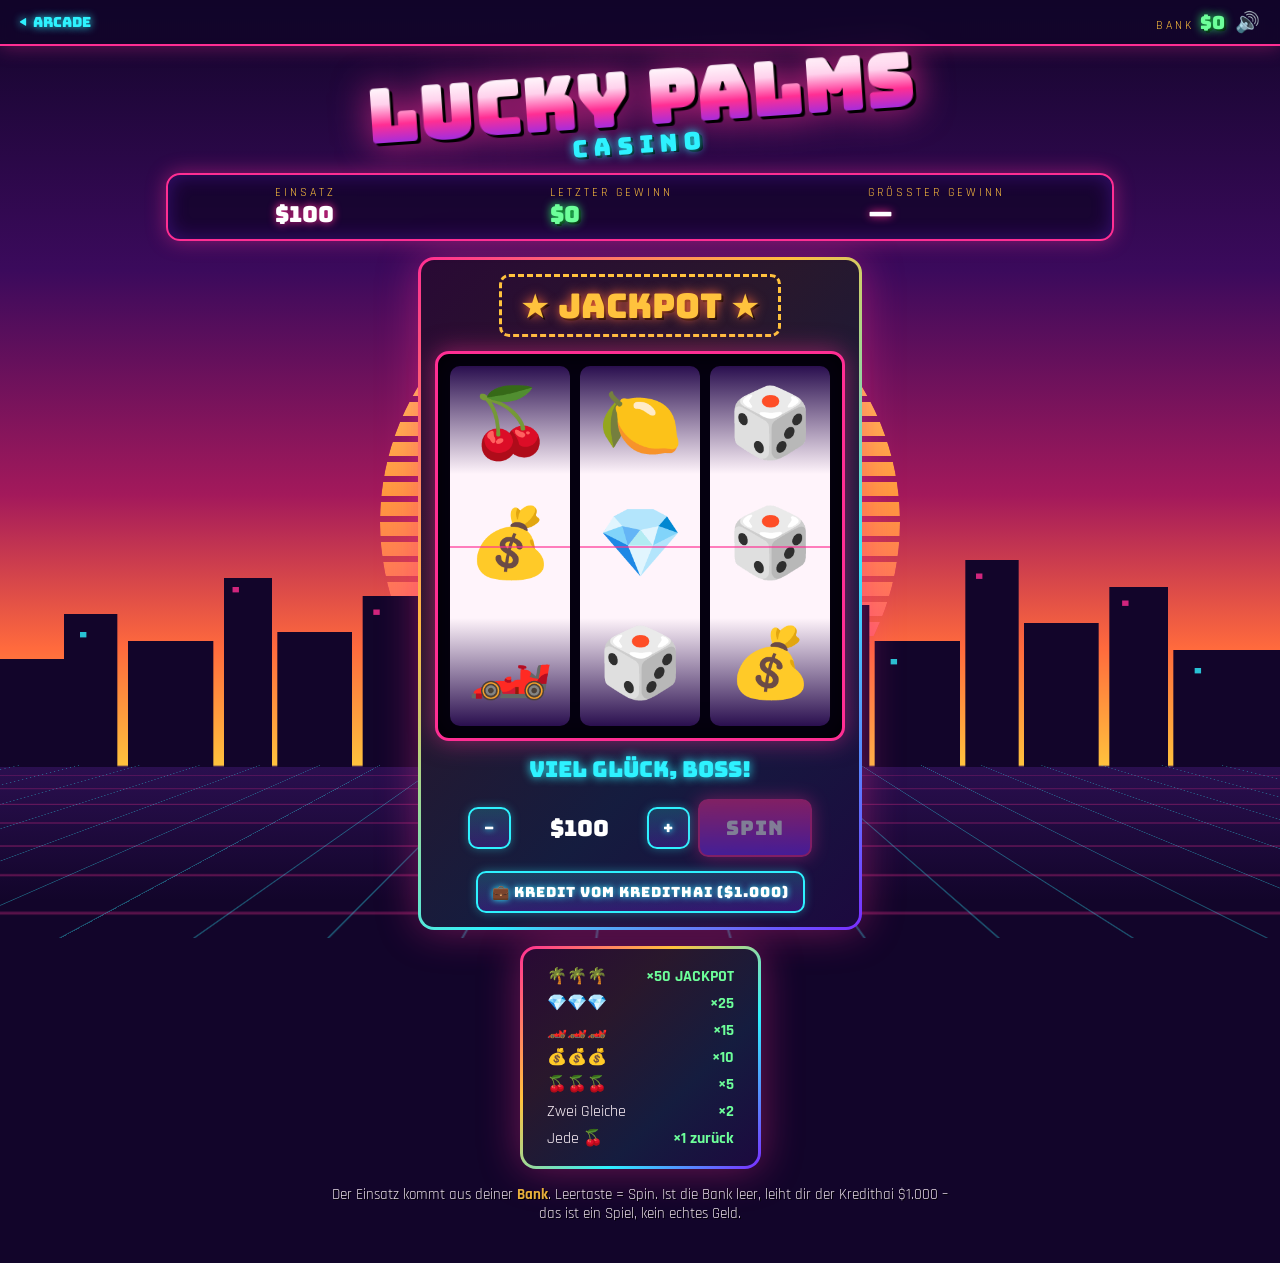
<file: neon-heat/casino.html>
<!doctype html>
<html lang="de">
<head>
<meta charset="utf-8">
<meta name="viewport" content="width=device-width, initial-scale=1">
<title>Lucky Palms Casino</title>
<link href="https://fonts.googleapis.com/css2?family=Bungee&family=Rajdhani:wght@500;700&display=swap" rel="stylesheet">
<link rel="stylesheet" href="shared.css">
<style>
  .machine { display: flex; flex-direction: column; align-items: center; gap: 14px; }
  .marquee { font-family: "Bungee", sans-serif; font-size: clamp(22px, 5vw, 34px); color: var(--sun); text-shadow: 0 0 12px var(--hot), 2px 2px 0 #000;
    padding: 6px 18px; border-radius: 10px; border: 3px dashed var(--sun); animation: bulbs 1s steps(2) infinite; }
  @keyframes bulbs { 50% { border-color: var(--pink); color: #fff; } }
  .reels { display: flex; gap: 10px; padding: 12px; border-radius: 14px; background: #050010; border: 3px solid var(--pink); box-shadow: inset 0 0 30px rgba(0,0,0,.8), 0 0 24px rgba(255,46,147,.5); }
  .reel { width: clamp(80px, 22vw, 120px); height: clamp(240px, 66vw, 360px); overflow: hidden; border-radius: 10px; position: relative;
    background: linear-gradient(180deg, #2a0f4f, #fff4fb 30%, #fff4fb 70%, #2a0f4f); }
  .reel::after { content: ""; position: absolute; left: 0; right: 0; top: 50%; height: 2px; background: rgba(255,46,147,.6); }
  .strip { position: absolute; left: 0; right: 0; top: 0; will-change: transform; }
  .sym { height: clamp(80px, 22vw, 120px); display: grid; place-items: center; font-size: clamp(44px, 12vw, 68px); }
  .reel.win { box-shadow: 0 0 0 4px var(--green), 0 0 30px var(--green); }
  .bet { font-family: "Bungee", sans-serif; font-size: 22px; min-width: 120px; text-align: center; color: #fff; }
  .msg { font-family: "Bungee", sans-serif; font-size: 22px; min-height: 30px; text-align: center; color: var(--cyan); text-shadow: 0 0 10px var(--cyan); }
  table.pay { border-collapse: collapse; font-size: 16px; }
  table.pay td { padding: 3px 10px; }
  table.pay td:last-child { color: var(--green); font-weight: 700; text-align: right; }
  @media (prefers-reduced-motion: reduce) { .marquee { animation: none; } }
</style>
</head>
<body>
<div class="wrap">
  <div class="title"><h1>LUCKY PALMS</h1><br><span class="sub">CASINO</span></div>
  <div class="hud">
    <div class="stat"><span class="k">Einsatz</span><span class="v" id="betHud">$100</span></div>
    <div class="stat"><span class="k">Letzter Gewinn</span><span class="v cash" id="lastWin">$0</span></div>
    <div class="stat"><span class="k">Größter Gewinn</span><span class="v" id="best">—</span></div>
  </div>
  <div class="panel machine" id="frame">
    <div class="marquee">★ JACKPOT ★</div>
    <div class="reels" id="reels"></div>
    <div class="msg" id="msg">Viel Glück, Boss!</div>
    <div class="row">
      <button class="btn" id="minus">−</button><span class="bet" id="bet">$100</span><button class="btn" id="plus">+</button>
      <button class="btn hot big" id="spin">SPIN</button>
    </div>
    <div class="row"><button class="btn" id="loan">💼 Kredit vom Kredithai ($1.000)</button></div>
  </div>
  <div class="panel">
    <table class="pay">
      <tr><td>🌴🌴🌴</td><td>×50 JACKPOT</td></tr>
      <tr><td>💎💎💎</td><td>×25</td></tr>
      <tr><td>🏎️🏎️🏎️</td><td>×15</td></tr>
      <tr><td>💰💰💰</td><td>×10</td></tr>
      <tr><td>🍒🍒🍒</td><td>×5</td></tr>
      <tr><td>Zwei Gleiche</td><td>×2</td></tr>
      <tr><td>Jede 🍒</td><td>×1 zurück</td></tr>
    </table>
  </div>
  <p class="help">Der Einsatz kommt aus deiner <b>Bank</b>. Leertaste = Spin. Ist die Bank leer, leiht dir der Kredithai $1.000 – das ist ein Spiel, kein echtes Geld.</p>
</div>
<script src="shared.js"></script>
<script>
NH.init();
const SYMS = ['🍒', '💰', '🏎️', '💎', '🌴', '🍋', '🎲'];
const WEIGHTS = [6, 5, 4, 3, 1.5, 6, 6];
const PAY = { '🌴': 50, '💎': 25, '🏎️': 15, '💰': 10, '🍒': 5, '🍋': 3, '🎲': 3 };
const BETS = [10, 50, 100, 250, 500, 1000, 5000];
let betI = 2, spinning = false;
const reelsEl = document.getElementById('reels');
const reels = [];
for (let r = 0; r < 3; r++) {
  const reel = document.createElement('div'); reel.className = 'reel';
  const strip = document.createElement('div'); strip.className = 'strip';
  reel.appendChild(strip); reelsEl.appendChild(reel);
  reels.push({ reel, strip, cur: [rand(), rand(), rand()] });
}
function rand() {
  const tot = WEIGHTS.reduce((a, b) => a + b); let x = Math.random() * tot;
  for (let i = 0; i < SYMS.length; i++) { x -= WEIGHTS[i]; if (x < 0) return SYMS[i]; }
  return SYMS[0];
}
function symH() { return reels[0].reel.clientHeight / 3; }
function renderStatic(r) { r.strip.style.transition = 'none'; r.strip.style.transform = 'translateY(0)'; r.strip.innerHTML = r.cur.map(s => `<div class="sym">${s}</div>`).join(''); }
reels.forEach(renderStatic);

function updateBet() {
  // Einsatz automatisch senken, wenn die Bank ihn nicht mehr deckt
  while (!spinning && betI > 0 && NH.bank.get() < BETS[betI] && NH.bank.get() >= BETS[0]) betI--;
  const b = BETS[betI];
  document.getElementById('bet').textContent = NH.money(b);
  document.getElementById('betHud').textContent = NH.money(b);
  document.getElementById('spin').disabled = spinning || NH.bank.get() < b;
  document.getElementById('loan').style.display = NH.bank.get() < BETS[0] ? '' : 'none';
  const best = NH.best('casino'); document.getElementById('best').textContent = best === null ? '—' : NH.money(best);
}
function msg(t, c) { const m = document.getElementById('msg'); m.textContent = t; m.style.color = c || ''; }

async function spin() {
  const bet = BETS[betI];
  if (spinning || NH.bank.get() < bet) return;
  spinning = true; NH.bank.add(-bet); updateBet(); msg('Die Walzen drehen sich...');
  reels.forEach(r => r.reel.classList.remove('win'));
  const result = [rand(), rand(), rand()];
  const h = symH();
  await Promise.all(reels.map((r, i) => new Promise(res => {
    const n = 18 + i * 8;
    const filler = Array.from({ length: n }, rand);
    // Ziel: mittleres Symbol = result[i]
    const before = rand(), after = rand();
    const all = [...r.cur, ...filler, before, result[i], after];
    r.strip.style.transition = 'none'; r.strip.style.transform = 'translateY(0)';
    r.strip.innerHTML = all.map(s => `<div class="sym">${s}</div>`).join('');
    void r.strip.offsetWidth;
    const dur = 1.2 + i * .45;
    r.strip.style.transition = `transform ${dur}s cubic-bezier(.15,.75,.25,1.05)`;
    r.strip.style.transform = `translateY(${-(all.length - 3) * h}px)`;
    let ticks = 0; const tk = setInterval(() => { NH.beep(900 + Math.random() * 300, .02, 'square', .02); if (++ticks > dur * 14) clearInterval(tk); }, 70);
    setTimeout(() => { clearInterval(tk); NH.beep(220, .08, 'triangle', .07); r.cur = [before, result[i], after]; renderStatic(r); res(); }, dur * 1000 + 60);
  })));
  settle(result, bet);
  spinning = false; updateBet();
}
function settle([a, b, c], bet) {
  let mult = 0, label = '';
  if (a === b && b === c) { mult = PAY[a]; label = a === '🌴' ? 'JACKPOT!!!' : 'DREIERREIHE!'; reels.forEach(r => r.reel.classList.add('win')); }
  else if (a === b || b === c || a === c) {
    mult = 2; label = 'ZWEI GLEICHE';
    const s = a === b ? a : (b === c ? b : a);
    [a, b, c].forEach((x, i) => { if (x === s) reels[i].reel.classList.add('win'); });
  }
  else if ([a, b, c].includes('🍒')) { mult = 1; label = 'Kirsche – Einsatz zurück'; }
  const win = bet * mult;
  document.getElementById('lastWin').textContent = NH.money(win);
  if (win > 0) {
    NH.bank.add(win);
    msg(`${label} +${NH.money(win)}`, mult >= 10 ? '#ffc23d' : '#6dff9a');
    if (mult >= 10) { NH.jingle(); NH.flash(); } else if (mult > 1) NH.beep(880, .15, 'triangle', .06);
    if (win > bet) NH.best('casino', win - bet);
  } else { msg('Nichts. Das Haus gewinnt immer...', '#ff6a3d'); NH.beep(160, .2, 'sawtooth', .04); }
}
document.getElementById('spin').onclick = spin;
document.getElementById('plus').onclick = () => { betI = Math.min(BETS.length - 1, betI + 1); NH.beep(660, .04); updateBet(); };
document.getElementById('minus').onclick = () => { betI = Math.max(0, betI - 1); NH.beep(440, .04); updateBet(); };
document.getElementById('loan').onclick = () => { NH.bank.add(1000); msg('Der Kredithai grinst. Verzock es nicht.', '#ff2e93'); NH.beep(200, .3, 'sawtooth', .05, 200); updateBet(); };
document.addEventListener('keydown', e => { if (e.key === ' ') { e.preventDefault(); spin(); } });
window.addEventListener('resize', () => { if (!spinning) reels.forEach(renderStatic); });
updateBet();
</script>
</body>
</html>
</file>
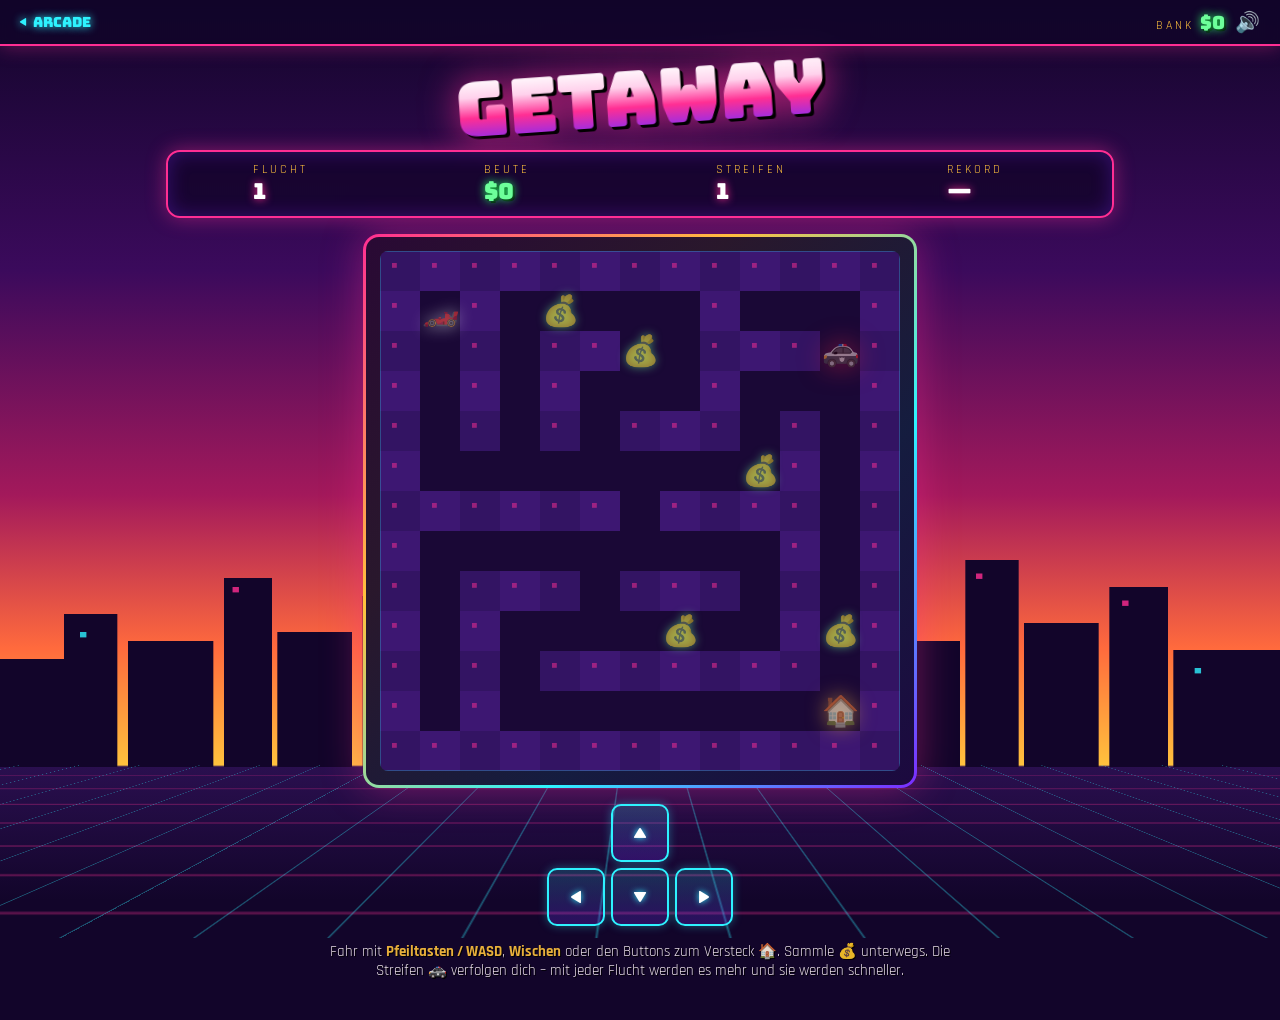
<file: neon-heat/getaway.html>
<!doctype html>
<html lang="de">
<head>
<meta charset="utf-8">
<meta name="viewport" content="width=device-width, initial-scale=1">
<title>Getaway</title>
<link href="https://fonts.googleapis.com/css2?family=Bungee&family=Rajdhani:wght@500;700&display=swap" rel="stylesheet">
<link rel="stylesheet" href="shared.css">
<style>
  canvas { display: block; width: min(520px, calc(100vw - 60px)); aspect-ratio: 1; border-radius: 8px; touch-action: none; }
  .pad { display: grid; grid-template-columns: repeat(3, 58px); grid-template-rows: repeat(2, 58px); gap: 6px; }
  .pad .btn { padding: 0; font-size: 22px; }
  .pad .up { grid-column: 2; }
  .pad .left { grid-column: 1; grid-row: 2; } .pad .down { grid-column: 2; grid-row: 2; } .pad .right { grid-column: 3; grid-row: 2; }
</style>
</head>
<body>
<div class="wrap">
  <div class="title"><h1>GETAWAY</h1></div>
  <div class="hud">
    <div class="stat"><span class="k">Flucht</span><span class="v" id="lvl">1</span></div>
    <div class="stat"><span class="k">Beute</span><span class="v cash" id="cash">$0</span></div>
    <div class="stat"><span class="k">Streifen</span><span class="v" id="cops">1</span></div>
    <div class="stat"><span class="k">Rekord</span><span class="v" id="best">—</span></div>
  </div>
  <div class="panel" id="frame"><canvas id="c" width="520" height="520"></canvas></div>
  <div class="pad">
    <button class="btn up" data-d="0,-1">▲</button>
    <button class="btn left" data-d="-1,0">◀</button><button class="btn down" data-d="0,1">▼</button><button class="btn right" data-d="1,0">▶</button>
  </div>
  <p class="help">Fahr mit <b>Pfeiltasten / WASD</b>, <b>Wischen</b> oder den Buttons zum Versteck 🏠. Sammle 💰 unterwegs. Die Streifen 🚓 verfolgen dich – mit jeder Flucht werden es mehr und sie werden schneller.</p>
</div>
<script src="shared.js"></script>
<script>
NH.init();
const cv = document.getElementById('c'), g = cv.getContext('2d'), PX = 520;
let s, last = 0;

function maze(n) {
  // Zellen-Labyrinth (Backtracking) in Kachel-Gitter (2n+1) umwandeln, plus Zusatz-Durchbrüche für Schleifen
  const N = 2 * n + 1, m = Array.from({ length: N }, () => Array(N).fill(1));
  const seen = Array.from({ length: n }, () => Array(n).fill(false));
  const stack = [[0, 0]]; seen[0][0] = true; m[1][1] = 0;
  while (stack.length) {
    const [x, y] = stack[stack.length - 1];
    const nb = [[1, 0], [-1, 0], [0, 1], [0, -1]].map(([dx, dy]) => [x + dx, y + dy, dx, dy]).filter(([a, b]) => a >= 0 && b >= 0 && a < n && b < n && !seen[b][a]);
    if (!nb.length) { stack.pop(); continue; }
    const [a, b, dx, dy] = nb[Math.floor(Math.random() * nb.length)];
    seen[b][a] = true; m[2 * y + 1 + dy][2 * x + 1 + dx] = 0; m[2 * b + 1][2 * a + 1] = 0; stack.push([a, b]);
  }
  for (let k = 0; k < n * 1.5; k++) {
    const x = 1 + Math.floor(Math.random() * (N - 2)), y = 1 + Math.floor(Math.random() * (N - 2));
    if (m[y][x] === 1 && ((m[y][x - 1] === 0 && m[y][x + 1] === 0) || (m[y - 1][x] === 0 && m[y + 1][x] === 0))) m[y][x] = 0;
  }
  return m;
}

function newRun() { s = { lvl: 1, cash: 0, dead: false, rec: false }; newLevel(); }
function newLevel() {
  const n = Math.min(12, 6 + Math.floor(s.lvl / 2));
  s.m = maze(n); s.N = s.m.length; s.T = PX / s.N;
  s.p = { x: 1, y: 1, rx: 1, ry: 1 };
  s.exit = { x: s.N - 2, y: s.N - 2 };
  s.cops = []; const nc = Math.min(5, Math.ceil(s.lvl / 2));
  const spots = [[s.N - 2, 1], [1, s.N - 2], [s.N - 2, Math.floor(s.N / 2) | 1], [Math.floor(s.N / 2) | 1, s.N - 2], [Math.floor(s.N / 2) | 1, 1]];
  for (let i = 0; i < nc; i++) { const [x, y] = spots[i]; s.cops.push({ x, y, rx: x, ry: y, t: 1 + i * .4 }); }
  s.copEvery = Math.max(.17, .42 - s.lvl * .03);
  s.cashes = [];
  const free = []; for (let y = 1; y < s.N - 1; y++) for (let x = 1; x < s.N - 1; x++) if (!s.m[y][x] && x + y > 4) free.push([x, y]);
  for (let i = 0; i < 4 + s.lvl; i++) { const k = Math.floor(Math.random() * free.length); s.cashes.push(free.splice(k, 1)[0]); }
  s.moveCd = 0; s.want = null; s.dead = false;
  hud();
}
const open = (x, y) => s.m[y] && s.m[y][x] === 0;
function tryMove(dx, dy) {
  if (s.dead) return;
  const nx = s.p.x + dx, ny = s.p.y + dy;
  if (!open(nx, ny)) return;
  s.p.x = nx; s.p.y = ny; NH.beep(300 + Math.random() * 40, .02, 'square', .02);
  const ci = s.cashes.findIndex(([x, y]) => x === nx && y === ny);
  if (ci >= 0) { s.cashes.splice(ci, 1); s.cash += 300 * s.lvl; NH.bank.add(300 * s.lvl); NH.beep(880, .08, 'triangle', .06); NH.beep(1320, .1, 'triangle', .05); hud(); }
  if (nx === s.exit.x && ny === s.exit.y) escaped();
  checkCaught();
}
function escaped() {
  s.cash += 1000 * s.lvl; NH.bank.add(1000 * s.lvl); NH.jingle(); NH.flash();
  s.lvl++; hud();
  if (NH.best('getaway', s.lvl - 1)) s.rec = true;
  s.dead = true; setTimeout(newLevel, 700);
}
function bfsStep(fx, fy, tx, ty) {
  const key = (x, y) => y * s.N + x, prev = new Map([[key(fx, fy), null]]), q = [[fx, fy]];
  while (q.length) {
    const [x, y] = q.shift();
    if (x === tx && y === ty) break;
    for (const [dx, dy] of [[1, 0], [-1, 0], [0, 1], [0, -1]]) {
      const a = x + dx, b = y + dy;
      if (open(a, b) && !prev.has(key(a, b))) { prev.set(key(a, b), [x, y]); q.push([a, b]); }
    }
  }
  let cur = [tx, ty], p = prev.get(key(tx, ty));
  if (p === undefined) return [fx, fy];
  while (p && !(p[0] === fx && p[1] === fy)) { cur = p; p = prev.get(key(p[0], p[1])); }
  return cur;
}
function checkCaught() {
  if (s.dead) return;
  if (s.cops.some(c => c.x === s.p.x && c.y === s.p.y)) {
    s.dead = true; NH.noise(.6, 900, .4); NH.sad(); NH.shake(document.getElementById('frame')); NH.vibrate([100, 50, 200]);
    const done = s.lvl - 1;
    const rec = s.rec;
    setTimeout(() => NH.overlay('lose', 'GESCHNAPPT', `${done} erfolgreiche Flucht${done === 1 ? '' : 'en'} · insgesamt ${NH.money(s.cash)} erbeutet${rec && done ? ' · NEUER REKORD!' : ''}`, newRun), 600);
  }
}
function step(dt) {
  if (s.dead) return;
  s.moveCd -= dt;
  const dir = held();
  if (dir && s.moveCd <= 0) { tryMove(...dir); s.moveCd = .13; }
  for (const c of s.cops) {
    c.t -= dt;
    if (c.t <= 0) {
      c.t = s.copEvery * (0.9 + Math.random() * .3);
      // gelegentlich zufällig abbiegen, damit man entkommen kann
      if (Math.random() < .18) {
        const opts = [[1, 0], [-1, 0], [0, 1], [0, -1]].filter(([dx, dy]) => open(c.x + dx, c.y + dy));
        const [dx, dy] = opts[Math.floor(Math.random() * opts.length)]; c.x += dx; c.y += dy;
      } else { const [nx, ny] = bfsStep(c.x, c.y, s.p.x, s.p.y); c.x = nx; c.y = ny; }
    }
  }
  checkCaught();
}
function draw(dt) {
  const T = s.T, k = Math.min(1, dt * 18);
  g.fillStyle = '#12052a'; g.fillRect(0, 0, PX, PX);
  for (let y = 0; y < s.N; y++) for (let x = 0; x < s.N; x++) {
    if (s.m[y][x]) {
      g.fillStyle = (x + y) % 2 ? '#3d1772' : '#331463'; g.fillRect(x * T, y * T, T, T);
      g.fillStyle = 'rgba(255,46,147,.5)'; g.fillRect(x * T + T * .3, y * T + T * .3, T * .12, T * .12);
    } else { g.fillStyle = '#1a0836'; g.fillRect(x * T, y * T, T, T); }
  }
  g.strokeStyle = 'rgba(46,242,255,.25)'; g.lineWidth = 1;
  g.strokeRect(.5, .5, PX - 1, PX - 1);
  g.font = `${T * .75}px serif`; g.textAlign = 'center'; g.textBaseline = 'middle';
  g.shadowColor = '#6dff9a'; g.shadowBlur = 10;
  s.cashes.forEach(([x, y]) => g.fillText('💰', (x + .5) * T, (y + .55) * T));
  g.shadowColor = '#ffc23d'; g.shadowBlur = 20; g.fillText('🏠', (s.exit.x + .5) * T, (s.exit.y + .55) * T);
  s.p.rx += (s.p.x - s.p.rx) * k; s.p.ry += (s.p.y - s.p.ry) * k;
  g.shadowColor = '#fff'; g.shadowBlur = 16; g.fillText('🏎️', (s.p.rx + .5) * T, (s.p.ry + .55) * T);
  const on = Math.floor(performance.now() / 140) % 2;
  for (const c of s.cops) {
    c.rx += (c.x - c.rx) * k; c.ry += (c.y - c.ry) * k;
    g.shadowColor = on ? '#ff2840' : '#2860ff'; g.shadowBlur = 26;
    g.fillText('🚓', (c.rx + .5) * T, (c.ry + .55) * T);
  }
  g.shadowBlur = 0;
}
function hud() {
  document.getElementById('lvl').textContent = s.lvl;
  document.getElementById('cash').textContent = NH.money(s.cash);
  document.getElementById('cops').textContent = s.cops ? s.cops.length : 1;
  const b = NH.best('getaway'); document.getElementById('best').textContent = b === null ? '—' : b;
}
// Eingabe
const keyDirs = { ArrowUp: [0, -1], w: [0, -1], ArrowDown: [0, 1], s: [0, 1], ArrowLeft: [-1, 0], a: [-1, 0], ArrowRight: [1, 0], d: [1, 0] };
const down = []; let btnDir = null;
const held = () => btnDir || (down.length ? keyDirs[down[down.length - 1]] : null);
document.addEventListener('keydown', e => {
  const k = e.key.length === 1 ? e.key.toLowerCase() : e.key;
  if (!keyDirs[k]) return; e.preventDefault();
  if (!down.includes(k)) { down.push(k); tryMove(...keyDirs[k]); s.moveCd = .2; }
});
document.addEventListener('keyup', e => { const k = e.key.length === 1 ? e.key.toLowerCase() : e.key; const i = down.indexOf(k); if (i >= 0) down.splice(i, 1); });
document.querySelectorAll('[data-d]').forEach(b => {
  const d = b.dataset.d.split(',').map(Number);
  b.addEventListener('pointerdown', e => { e.preventDefault(); btnDir = d; tryMove(...d); s.moveCd = .2; });
  ['pointerup', 'pointerleave', 'pointercancel'].forEach(ev => b.addEventListener(ev, () => { if (btnDir === d) btnDir = null; }));
});
let sw = null;
cv.addEventListener('pointerdown', e => { sw = [e.clientX, e.clientY]; });
cv.addEventListener('pointerup', e => {
  if (!sw) return; const dx = e.clientX - sw[0], dy = e.clientY - sw[1]; sw = null;
  if (Math.max(Math.abs(dx), Math.abs(dy)) < 20) return;
  const d = Math.abs(dx) > Math.abs(dy) ? [Math.sign(dx), 0] : [0, Math.sign(dy)];
  // bis zur nächsten Kreuzung fahren
  let n = 0; const lvlAt = s.lvl, runAt = s; const go = () => { if (n++ > 30 || s.dead || s !== runAt || s.lvl !== lvlAt || !open(s.p.x + d[0], s.p.y + d[1])) return; tryMove(...d);
    const side = d[0] ? [[0, 1], [0, -1]] : [[1, 0], [-1, 0]];
    if (side.some(([a, b]) => open(s.p.x + a, s.p.y + b))) return; setTimeout(go, 90); };
  go();
});
function loop(t) { const dt = Math.min(.05, (t - last) / 1000); last = t; step(dt); draw(dt); requestAnimationFrame(loop); }
newRun(); requestAnimationFrame(t => { last = t; loop(t); });
</script>
</body>
</html>
</file>
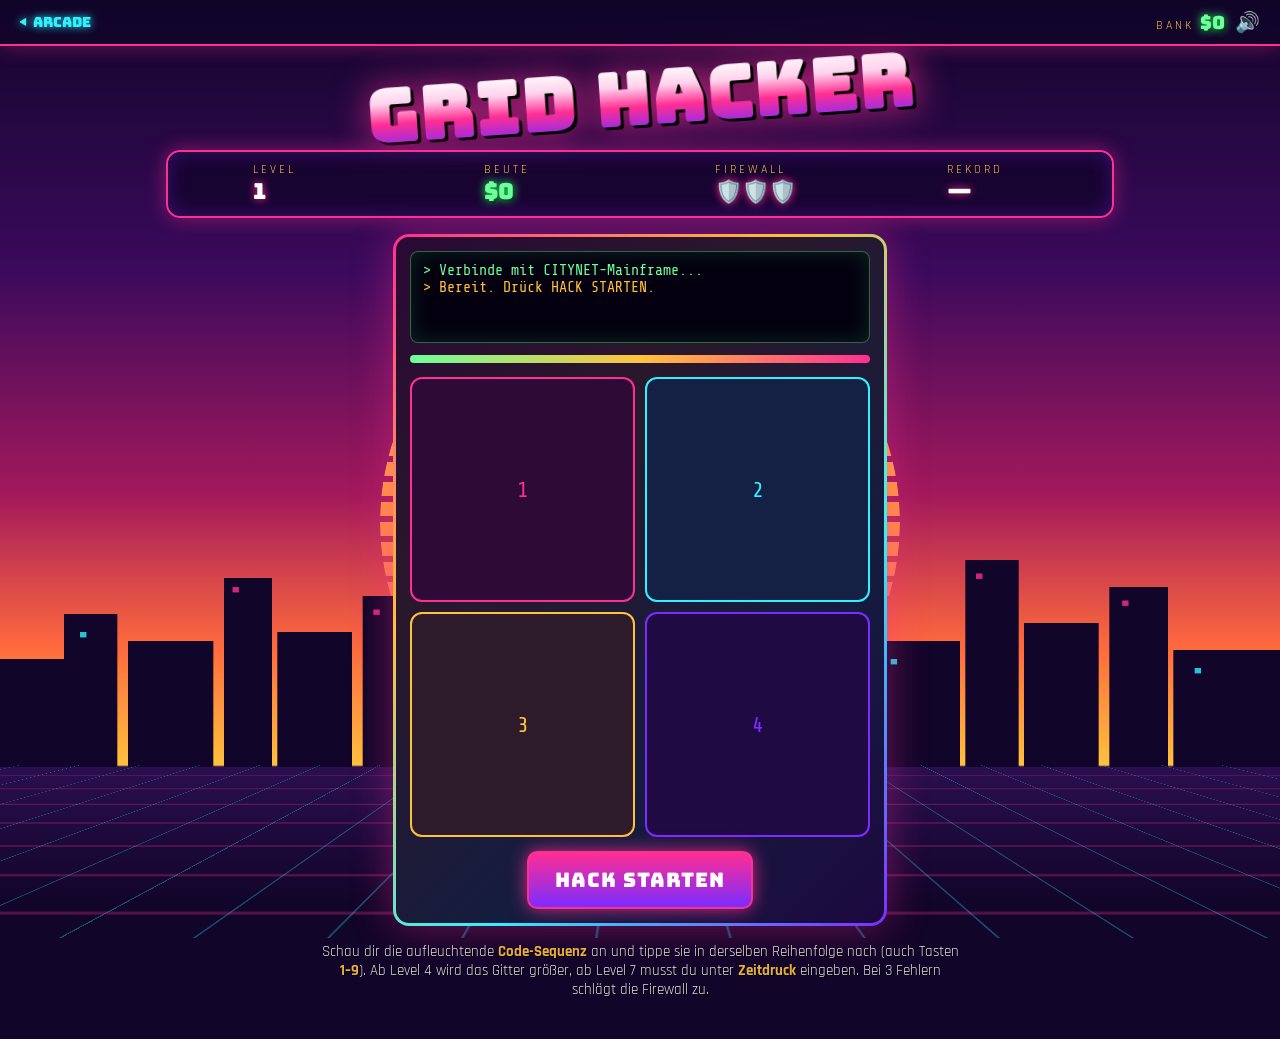
<file: neon-heat/hacker.html>
<!doctype html>
<html lang="de">
<head>
<meta charset="utf-8">
<meta name="viewport" content="width=device-width, initial-scale=1">
<title>Grid Hacker</title>
<link href="https://fonts.googleapis.com/css2?family=Bungee&family=Rajdhani:wght@500;700&family=Share+Tech+Mono&display=swap" rel="stylesheet">
<link rel="stylesheet" href="shared.css">
<style>
  .term { width: min(460px, calc(100vw - 60px)); font-family: "Share Tech Mono", monospace; color: var(--green); font-size: 15px;
    background: #050010; border-radius: 8px; padding: 10px 12px; height: 92px; overflow: hidden; border: 1px solid rgba(109,255,154,.4);
    box-shadow: inset 0 0 20px rgba(43,255,106,.15); }
  .term div { white-space: nowrap; overflow: hidden; text-overflow: ellipsis; }
  .grid { display: grid; grid-template-columns: repeat(var(--n), 1fr); gap: 10px; width: min(460px, calc(100vw - 60px)); margin-top: 14px; }
  .pad { aspect-ratio: 1; border-radius: 12px; cursor: pointer; border: 2px solid var(--pc); background: color-mix(in srgb, var(--pc) 12%, #12052a);
    font-family: "Share Tech Mono", monospace; font-size: 22px; color: var(--pc); display: grid; place-items: center;
    transition: background .1s, box-shadow .1s, transform .08s; user-select: none; touch-action: manipulation; }
  .pad.lit { background: var(--pc); color: #12052a; box-shadow: 0 0 30px var(--pc), 0 0 60px var(--pc); transform: scale(1.04); }
  .pad.bad { background: #ff3b3b; border-color: #ff3b3b; box-shadow: 0 0 30px #f00; }
  .grid.locked .pad { cursor: default; }
  .timerbar { width: min(460px, calc(100vw - 60px)); height: 8px; border-radius: 4px; background: rgba(255,255,255,.1); margin-top: 12px; overflow: hidden; }
  .timerbar i { display: block; height: 100%; background: linear-gradient(90deg, var(--green), var(--sun), var(--pink)); width: 100%; }
</style>
</head>
<body>
<div class="wrap">
  <div class="title"><h1>GRID HACKER</h1></div>
  <div class="hud">
    <div class="stat"><span class="k">Level</span><span class="v" id="lvl">1</span></div>
    <div class="stat"><span class="k">Beute</span><span class="v cash" id="cash">$0</span></div>
    <div class="stat"><span class="k">Firewall</span><span class="v" id="fw">3</span></div>
    <div class="stat"><span class="k">Rekord</span><span class="v" id="best">—</span></div>
  </div>
  <div class="panel" style="display:flex;flex-direction:column;align-items:center" id="frame">
    <div class="term" id="term"></div>
    <div class="timerbar"><i id="bar"></i></div>
    <div class="grid locked" id="grid"></div>
    <div class="row" style="margin-top:14px"><button class="btn hot big" id="go">HACK STARTEN</button></div>
  </div>
  <p class="help">Schau dir die aufleuchtende <b>Code-Sequenz</b> an und tippe sie in derselben Reihenfolge nach (auch Tasten <b>1–9</b>). Ab Level 4 wird das Gitter größer, ab Level 7 musst du unter <b>Zeitdruck</b> eingeben. Bei 3 Fehlern schlägt die Firewall zu.</p>
</div>
<script src="shared.js"></script>
<script>
NH.init();
const COLS = ['#ff2e93', '#2ef2ff', '#ffc23d', '#7b2cff', '#6dff9a', '#ff6a3d', '#ffffff', '#ff9ad0', '#9ae6ff'];
const NOTES = [262, 294, 330, 392, 440, 523, 587, 659, 784];
const gridEl = document.getElementById('grid'), term = document.getElementById('term'), bar = document.getElementById('bar');
let s, timerId = null;

function log(t, col) {
  const d = document.createElement('div'); d.textContent = '> ' + t; if (col) d.style.color = col;
  term.appendChild(d); while (term.children.length > 4) term.firstChild.remove();
}
function newRun() {
  s = { lvl: 1, cash: 0, fw: 3, seq: [], idx: 0, input: false, n: 3 };
  term.innerHTML = ''; log('Verbinde mit CITYNET-Mainframe...'); log('Bereit. Drück HACK STARTEN.', '#ffc23d');
  buildGrid(); hud();
  document.getElementById('go').disabled = false; document.getElementById('go').textContent = 'HACK STARTEN';
}
function buildGrid() {
  const n = s.lvl >= 4 ? 3 : 2; const size = n * n;
  gridEl.style.setProperty('--n', n);
  s.n = size;
  if (gridEl.children.length === size) return;
  s.seq = [];
  gridEl.innerHTML = '';
  for (let i = 0; i < size; i++) {
    const p = document.createElement('div'); p.className = 'pad'; p.dataset.i = i;
    p.style.setProperty('--pc', COLS[i]); p.textContent = (i + 1);
    gridEl.appendChild(p);
  }
}
const pad = i => gridEl.children[i];
function lightUp(i, ms = 320) {
  const p = pad(i); p.classList.add('lit'); NH.beep(NOTES[i], ms / 1000, 'square', .05);
  setTimeout(() => p.classList.remove('lit'), ms);
}
async function playSeq() {
  s.input = false; gridEl.classList.add('locked'); stopTimer();
  log(`Level ${s.lvl}: Fange Sequenz ab (${s.seq.length} Codes)...`);
  const gap = Math.max(260, 620 - s.lvl * 30);
  await wait(500);
  for (const i of s.seq) { lightUp(i, gap * .7); await wait(gap); }
  s.idx = 0; s.input = true; gridEl.classList.remove('locked');
  log('Eingabe jetzt!', '#2ef2ff');
  if (s.lvl >= 7) startTimer(1500 + s.seq.length * 650);
}
const wait = ms => new Promise(r => setTimeout(r, ms));
function nextLevel() {
  buildGrid();
  if (s.seq.length === 0) for (let k = 0; k < 2; k++) s.seq.push(Math.floor(Math.random() * s.n));
  s.seq.push(Math.floor(Math.random() * s.n));
  hud(); playSeq();
}
function press(i) {
  if (!s.input) return;
  if (i === s.seq[s.idx]) {
    lightUp(i, 180); s.idx++;
    if (s.idx === s.seq.length) {
      s.input = false; stopTimer();
      const loot = 250 * s.lvl * s.seq.length;
      s.cash += loot; NH.bank.add(loot); log(`ZUGRIFF GEWÄHRT +${NH.money(loot)}`, '#6dff9a'); NH.jingle();
      s.lvl++; if (s.lvl === 4) { s.seq = []; log('Neues Sicherheitsgitter erkannt: 3×3', '#ff2e93'); }
      if (s.lvl === 7) log('Warnung: Eingabe-Timeout aktiv!', '#ff2e93');
      setTimeout(nextLevel, 900);
    }
  } else fail(i);
}
function fail(i) {
  s.input = false; stopTimer(); s.fw--;
  if (i !== undefined) { const p = pad(i); p.classList.add('bad'); setTimeout(() => p.classList.remove('bad'), 500); }
  NH.beep(110, .4, 'sawtooth', .07); NH.shake(document.getElementById('frame')); NH.vibrate(150);
  log(i === undefined ? 'TIMEOUT! Firewall schlägt Alarm.' : 'FALSCHER CODE! Firewall schlägt Alarm.', '#ff3b3b');
  hud();
  if (s.fw <= 0) return gameOver();
  setTimeout(playSeq, 1100);
}
function gameOver() {
  const reached = s.lvl - 1;
  NH.sad();
  const rec = NH.best('hacker', reached);
  log('VERBINDUNG GETRENNT.', '#ff3b3b');
  setTimeout(() => NH.overlay('lose', 'AUFGEFLOGEN', `${reached} Firewall-Level geknackt · insgesamt ${NH.money(s.cash)} erbeutet${rec && reached ? ' · NEUER REKORD!' : ''}`, newRun), 700);
}
function startTimer(ms) {
  const t0 = performance.now();
  bar.style.width = '100%';
  timerId = setInterval(() => {
    const left = 1 - (performance.now() - t0) / ms; bar.style.width = Math.max(0, left * 100) + '%';
    if (left <= 0) fail();
  }, 50);
}
function stopTimer() { clearInterval(timerId); timerId = null; bar.style.width = '100%'; }
function hud() {
  document.getElementById('lvl').textContent = s.lvl;
  document.getElementById('cash').textContent = NH.money(s.cash);
  document.getElementById('fw').textContent = '🛡️'.repeat(s.fw) || '💀';
  const b = NH.best('hacker'); document.getElementById('best').textContent = b === null ? '—' : 'Lvl ' + b;
}
gridEl.addEventListener('pointerdown', e => { const p = e.target.closest('.pad'); if (p) press(+p.dataset.i); });
document.addEventListener('keydown', e => { const k = +e.key; if (k >= 1 && k <= s.n) press(k - 1); });
document.getElementById('go').onclick = e => { e.currentTarget.disabled = true; e.currentTarget.textContent = 'HACK LÄUFT...'; nextLevel(); };
newRun();
</script>
</body>
</html>
</file>
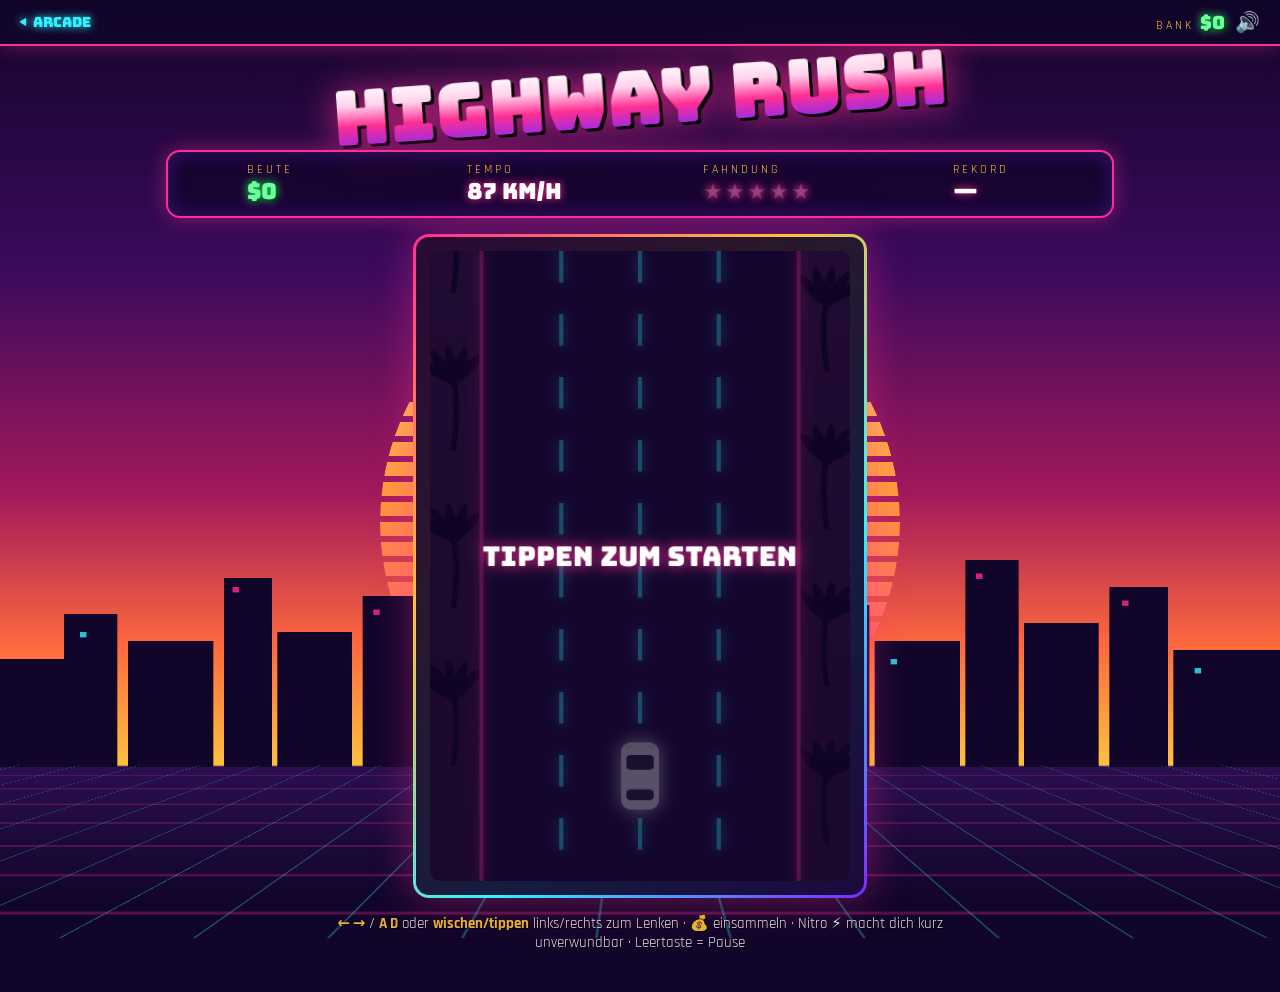
<file: neon-heat/highway.html>
<!doctype html>
<html lang="de">
<head>
<meta charset="utf-8">
<meta name="viewport" content="width=device-width, initial-scale=1">
<title>Highway Rush</title>
<link href="https://fonts.googleapis.com/css2?family=Bungee&family=Rajdhani:wght@500;700&display=swap" rel="stylesheet">
<link rel="stylesheet" href="shared.css">
<style>
  canvas { display: block; width: min(420px, calc(100vw - 60px)); aspect-ratio: 2 / 3; border-radius: 10px; touch-action: none; cursor: pointer; }
  .stars { font-size: 22px; letter-spacing: 2px; }
  .stars .on { color: #fff; text-shadow: 0 0 8px var(--cyan); }
  .stars .off { color: rgba(255,255,255,.18); }
</style>
</head>
<body>
<div class="wrap">
  <div class="title"><h1>HIGHWAY RUSH</h1></div>
  <div class="hud">
    <div class="stat"><span class="k">Beute</span><span class="v cash" id="cash">$0</span></div>
    <div class="stat"><span class="k">Tempo</span><span class="v" id="speed">0 km/h</span></div>
    <div class="stat"><span class="k">Fahndung</span><span class="v stars" id="stars"></span></div>
    <div class="stat"><span class="k">Rekord</span><span class="v" id="best">—</span></div>
  </div>
  <div class="panel" id="frame"><canvas id="c" width="400" height="600"></canvas></div>
  <p class="help"><b>← →</b> / <b>A D</b> oder <b>wischen/tippen</b> links/rechts zum Lenken · 💰 einsammeln · Nitro ⚡ macht dich kurz unverwundbar · Leertaste = Pause</p>
</div>
<script src="shared.js"></script>
<script>
NH.init();
const cv = document.getElementById('c'), g = cv.getContext('2d');
const W = 400, H = 600, LANES = 4, ROAD_L = 50, ROAD_W = 300, LANE_W = ROAD_W / LANES;
const laneX = l => ROAD_L + LANE_W * l + LANE_W / 2;
const COLORS = ['#ff2e93', '#2ef2ff', '#ffc23d', '#7b2cff', '#6dff9a', '#ff6a3d', '#ffffff'];
let st, keys = {}, last = 0, raf;

function reset() {
  st = { x: laneX(1.5), tx: laneX(1.5), speed: 260, dist: 0, cash: 0, items: [], spawn: 0, line: 0,
         alive: true, started: false, paused: false, nitro: 0, palms: [0, 150, 300, 450].map(y => ({ y })) };
  const b = NH.best('highway'); document.getElementById('best').textContent = b === null ? '—' : NH.money(b);
  hud(); draw();
}

function spawn() {
  const lane = Math.floor(Math.random() * LANES), r = Math.random();
  const busy = st.items.some(it => it.lane === lane && it.y < 120);
  if (busy) return;
  if (r < .68) st.items.push({ t: 'car', lane, x: laneX(lane), y: -90, v: 60 + Math.random() * 120, col: COLORS[Math.floor(Math.random() * COLORS.length)], truck: Math.random() < .2 });
  else if (r < .95) st.items.push({ t: 'cash', lane, x: laneX(lane), y: -40 });
  else st.items.push({ t: 'nitro', lane, x: laneX(lane), y: -40 });
}

function step(dt) {
  const s = st;
  s.speed = Math.min(900, s.speed + dt * 9);
  const v = s.speed * (s.nitro > 0 ? 1.5 : 1);
  s.dist += v * dt; s.cash += v * dt * .05;
  s.nitro = Math.max(0, s.nitro - dt);
  // Steuerung
  const dir = (keys.ArrowRight || keys.d ? 1 : 0) - (keys.ArrowLeft || keys.a ? 1 : 0);
  if (dir) s.tx = s.x + dir * 40;
  s.tx = Math.max(ROAD_L + 22, Math.min(ROAD_L + ROAD_W - 22, s.tx));
  s.x += (s.tx - s.x) * Math.min(1, dt * 12);
  s.line = (s.line + v * dt) % 60;
  s.palms.forEach(p => { p.y += v * dt; if (p.y > H + 60) p.y -= 600; });
  s.spawn -= dt * v / 260;
  if (s.spawn <= 0) { spawn(); s.spawn = Math.max(.28, .9 - s.speed / 1400) * (0.7 + Math.random() * .6); }
  const px = s.x, py = H - 100;
  for (const it of s.items) {
    it.y += (it.t === 'car' ? v - it.v : v) * dt;
    const hw = it.t === 'car' ? 20 : 16, hh = it.t === 'car' ? (it.truck ? 50 : 34) : 16;
    if (Math.abs(it.x - px) < hw + 16 && Math.abs(it.y - py) < hh + 30) {
      if (it.t === 'cash') { it.dead = true; s.cash += 500; NH.beep(880, .08, 'triangle', .06); NH.beep(1320, .1, 'triangle', .05); }
      else if (it.t === 'nitro') { it.dead = true; s.nitro = 3; NH.beep(300, .4, 'sawtooth', .05, 900); }
      else if (s.nitro > 0) { it.dead = true; s.cash += 250; NH.noise(.25, 1500, .3); }
      else { crash(); return; }
    }
  }
  s.items = s.items.filter(it => !it.dead && it.y < H + 120);
}

function crash() {
  st.alive = false; NH.noise(1, 600, .6); NH.flash(); NH.shake(document.getElementById('frame')); NH.vibrate([120, 60, 200]);
  const total = Math.round(st.cash);
  NH.bank.add(total);
  const rec = NH.best('highway', total);
  hud(); draw();
  setTimeout(() => NH.overlay('lose', 'TOTALSCHADEN', `${Math.round(st.dist / 10)} m gefahren · Beute ${NH.money(total)} wandert in die Bank${rec ? ' · NEUER REKORD!' : ''}`, reset), 700);
}

function car(x, y, col, w = 36, h = 64, player = false) {
  g.save(); g.translate(x, y);
  g.shadowColor = col; g.shadowBlur = 18;
  g.fillStyle = col; roundRect(-w / 2, -h / 2, w, h, 9); g.fill();
  g.shadowBlur = 0;
  g.fillStyle = 'rgba(10,2,24,.85)'; roundRect(-w / 2 + 5, -h / 2 + 12, w - 10, h * .22, 4); g.fill();
  roundRect(-w / 2 + 5, h / 2 - h * .3, w - 10, h * .16, 4); g.fill();
  g.fillStyle = player ? '#fff7b0' : '#ff3b3b';
  const ly = player ? -h / 2 + 2 : h / 2 - 6;
  g.fillRect(-w / 2 + 4, ly, 7, 4); g.fillRect(w / 2 - 11, ly, 7, 4);
  g.restore();
}
function roundRect(x, y, w, h, r) { g.beginPath(); g.roundRect ? g.roundRect(x, y, w, h, r) : g.rect(x, y, w, h); }
function palm(x, y, flip) {
  g.save(); g.translate(x, y); g.scale(flip ? -1 : 1, 1);
  g.strokeStyle = '#0a0218'; g.lineWidth = 5; g.beginPath(); g.moveTo(0, 40); g.quadraticCurveTo(6, 0, 0, -30); g.stroke();
  g.fillStyle = '#0a0218';
  for (let a = -2.6; a <= -.4; a += .45) { g.beginPath(); g.ellipse(Math.cos(a) * 18, -30 + Math.sin(a) * 10, 20, 5, a, 0, Math.PI * 2); g.fill(); }
  g.restore();
}

function draw() {
  const s = st;
  const sky = g.createLinearGradient(0, 0, 0, H); sky.addColorStop(0, '#2a0f4f'); sky.addColorStop(1, '#12052a');
  g.fillStyle = sky; g.fillRect(0, 0, W, H);
  // Seitenstreifen
  g.fillStyle = '#ff6a3d22'; g.fillRect(0, 0, ROAD_L, H); g.fillRect(ROAD_L + ROAD_W, 0, W, H);
  s.palms.forEach((p, i) => { palm(22, p.y, false); palm(W - 22, p.y + 75, true); });
  // Straße
  g.fillStyle = '#1a0836'; g.fillRect(ROAD_L, 0, ROAD_W, H);
  g.shadowBlur = 12; g.shadowColor = '#ff2e93'; g.fillStyle = '#ff2e93';
  g.fillRect(ROAD_L - 3, 0, 4, H); g.fillRect(ROAD_L + ROAD_W - 1, 0, 4, H);
  g.shadowColor = '#2ef2ff'; g.fillStyle = '#2ef2ff';
  for (let l = 1; l < LANES; l++) for (let y = -60 + s.line; y < H; y += 60) g.fillRect(ROAD_L + LANE_W * l - 2, y, 4, 30);
  g.shadowBlur = 0;
  // Objekte
  for (const it of s.items) {
    if (it.t === 'car') car(it.x, it.y, it.col, it.truck ? 40 : 36, it.truck ? 100 : 64);
    else {
      g.font = '28px serif'; g.textAlign = 'center'; g.textBaseline = 'middle';
      g.shadowColor = it.t === 'cash' ? '#6dff9a' : '#2ef2ff'; g.shadowBlur = 16;
      g.fillText(it.t === 'cash' ? '💰' : '⚡', it.x, it.y); g.shadowBlur = 0;
    }
  }
  // Spieler + Blaulicht
  const py = H - 100;
  if (s.nitro > 0) { g.fillStyle = `rgba(46,242,255,${.25 + .2 * Math.sin(performance.now() / 60)})`; g.beginPath(); g.arc(s.x, py, 48, 0, 7); g.fill(); }
  car(s.x, py, '#ffffff', 36, 64, true);
  const stars = wanted();
  if (stars >= 2 && s.alive) {
    const on = Math.floor(performance.now() / 150) % 2;
    const gl = g.createRadialGradient(W / 2, H + 20, 10, W / 2, H + 20, 200);
    gl.addColorStop(0, on ? 'rgba(255,40,60,.45)' : 'rgba(40,90,255,.45)'); gl.addColorStop(1, 'transparent');
    g.fillStyle = gl; g.fillRect(0, H - 220, W, 220);
  }
  if (!s.started) {
    g.fillStyle = 'rgba(18,5,42,.7)'; g.fillRect(0, 0, W, H);
    g.fillStyle = '#fff'; g.textAlign = 'center'; g.font = '26px Bungee, sans-serif';
    g.shadowColor = '#ff2e93'; g.shadowBlur = 14; g.fillText('TIPPEN ZUM STARTEN', W / 2, H / 2); g.shadowBlur = 0;
  } else if (s.paused) {
    g.fillStyle = 'rgba(18,5,42,.6)'; g.fillRect(0, 0, W, H);
    g.fillStyle = '#fff'; g.textAlign = 'center'; g.font = '30px Bungee, sans-serif'; g.fillText('PAUSE', W / 2, H / 2);
  }
}

const wanted = () => Math.min(5, Math.floor((st.speed - 260) / 120));
let lastStars = 0;
function hud() {
  document.getElementById('cash').textContent = NH.money(st.cash);
  document.getElementById('speed').textContent = Math.round(st.speed * (st.nitro > 0 ? 1.5 : 1) / 3) + ' km/h';
  const w = wanted();
  if (w > lastStars && w > 0) NH.beep(1200, .25, 'sawtooth', .03, -600);
  lastStars = w;
  document.getElementById('stars').innerHTML = [0, 1, 2, 3, 4].map(i => `<span class="${i < w ? 'on' : 'off'}">★</span>`).join('');
}

function loop(t) {
  const dt = Math.min(.05, (t - last) / 1000); last = t;
  if (st.started && st.alive && !st.paused) { step(dt); hud(); }
  if (st.alive) draw();
  raf = requestAnimationFrame(loop);
}

function start() { if (!st.started && st.alive) { st.started = true; NH.beep(440, .1); NH.beep(880, .2, 'square', .05); } }
document.addEventListener('keydown', e => {
  if (['ArrowLeft', 'ArrowRight', ' '].includes(e.key)) e.preventDefault();
  keys[e.key.length === 1 ? e.key.toLowerCase() : e.key] = true;
  if (e.key === ' ' && st.started && st.alive) st.paused = !st.paused; else start();
});
document.addEventListener('keyup', e => { keys[e.key.length === 1 ? e.key.toLowerCase() : e.key] = false; });
function pointerX(e) { const r = cv.getBoundingClientRect(); return (e.clientX - r.left) / r.width * W; }
let dragging = false;
cv.addEventListener('pointerdown', e => { start(); dragging = true; st.tx = pointerX(e); cv.setPointerCapture(e.pointerId); });
cv.addEventListener('pointermove', e => { if (dragging) st.tx = pointerX(e); });
cv.addEventListener('pointerup', () => dragging = false);
window.addEventListener('pageshow', e => { if (e.persisted) reset(); });
window.addEventListener('pagehide', () => {
  if (st.started && st.alive) { st.alive = false; NH.bank.add(st.cash); NH.best('highway', Math.round(st.cash)); }
});
document.addEventListener('visibilitychange', () => { if (document.hidden && st.started && st.alive) st.paused = true; });

reset();
requestAnimationFrame(t => { last = t; loop(t); });
</script>
</body>
</html>
</file>
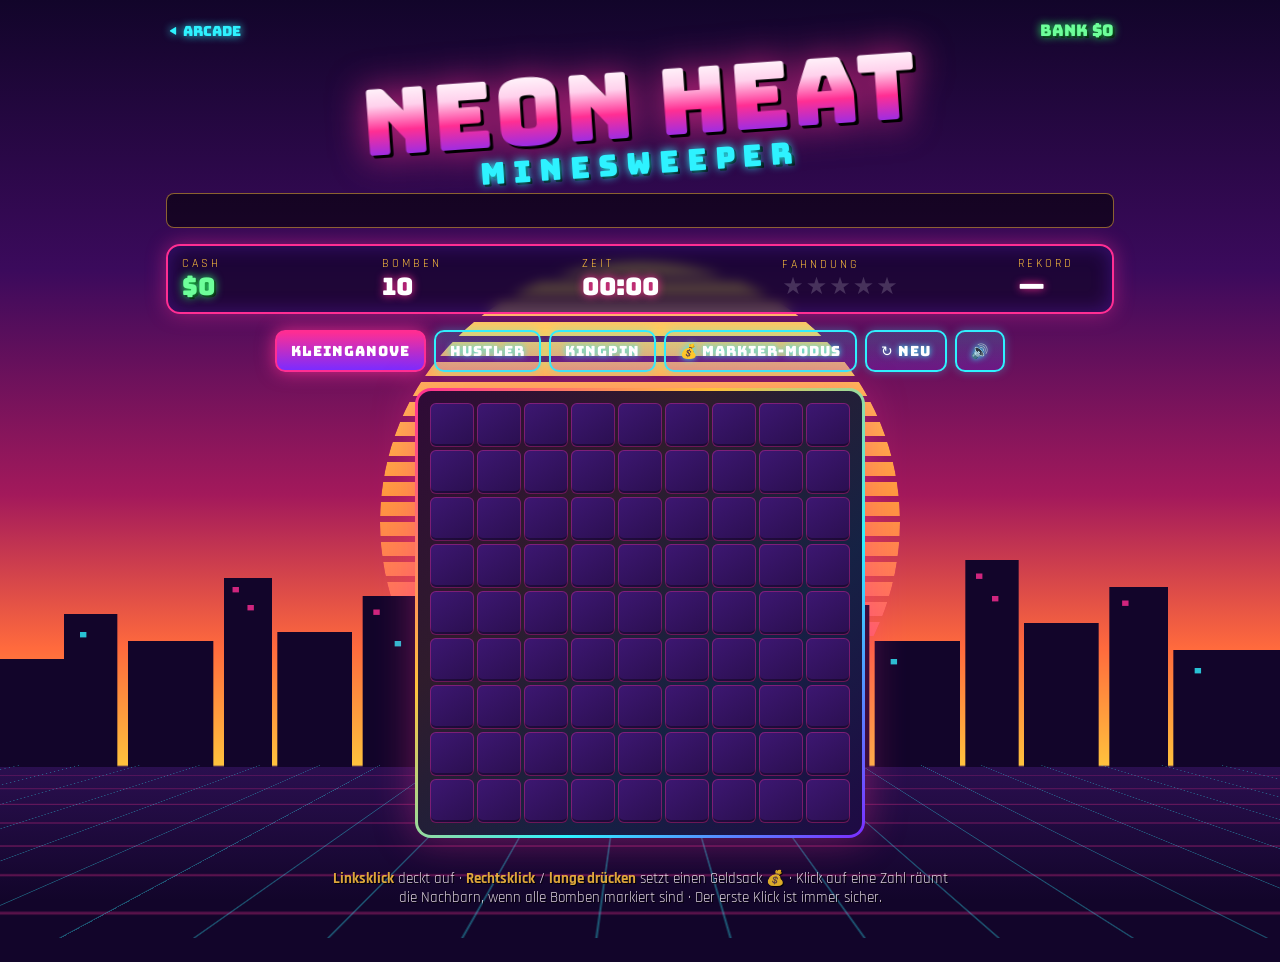
<file: neon-heat/minesweeper.html>
<!doctype html>
<html lang="de">
<head>
<meta charset="utf-8">
<meta name="viewport" content="width=device-width, initial-scale=1">
<title>Neon Mines</title>
<link rel="preconnect" href="https://fonts.googleapis.com">
<link href="https://fonts.googleapis.com/css2?family=Bungee&family=Rajdhani:wght@500;700&display=swap" rel="stylesheet">
<style>
  :root {
    --pink: #ff2e93;
    --hot: #ff6a3d;
    --sun: #ffc23d;
    --cyan: #2ef2ff;
    --violet: #7b2cff;
    --night: #12052a;
    --tile: #2a0f4f;
    --tile-hi: #3d1772;
    --open: #1a0836;
    --text: #fff4fb;
  }
  * { box-sizing: border-box; }
  html, body { margin: 0; min-height: 100%; }
  body {
    background: var(--night);
    color: var(--text);
    font-family: "Rajdhani", system-ui, sans-serif;
    overflow-x: hidden;
    -webkit-tap-highlight-color: transparent;
  }

  /* ---------- Sunset Skyline ---------- */
  .sky {
    position: fixed; inset: 0; z-index: -2;
    background: linear-gradient(180deg, #12052a 0%, #3b0a5c 30%, #a3195b 55%, #ff6a3d 72%, #ffc23d 85%, #2a0f4f 85.2%, #12052a 100%);
  }
  .sun {
    position: fixed; left: 50%; top: 58%; transform: translate(-50%, -50%);
    width: min(60vw, 520px); aspect-ratio: 1; border-radius: 50%; z-index: -2;
    background: linear-gradient(180deg, #ffe66d 0%, #ff9a3d 45%, #ff2e93 100%);
    -webkit-mask: repeating-linear-gradient(180deg, #000 0 14px, transparent 14px 20px);
            mask: repeating-linear-gradient(180deg, #000 0 14px, transparent 14px 20px);
    filter: drop-shadow(0 0 60px rgba(255, 46, 147, .6));
  }
  .skyline { position: fixed; left: 0; right: 0; bottom: 14.8%; z-index: -1; width: 100%; height: 30vh; }
  .grid-floor {
    position: fixed; left: -50%; right: -50%; bottom: 0; height: 15%; z-index: -1;
    background:
      linear-gradient(90deg, rgba(46,242,255,.35) 1px, transparent 1px) 0 0 / 60px 100%,
      linear-gradient(0deg, rgba(255,46,147,.35) 1px, transparent 1px) 0 0 / 100% 18px;
    transform: perspective(200px) rotateX(55deg); transform-origin: top;
  }

  /* ---------- Layout ---------- */
  .wrap { max-width: 980px; margin: 0 auto; padding: 20px 16px 40px; display: flex; flex-direction: column; align-items: center; gap: 16px; }
  .logo { text-align: center; line-height: .9; margin-top: 6px; user-select: none; }
  .logo .l1 {
    font-family: "Bungee", sans-serif; font-size: clamp(42px, 10vw, 92px); letter-spacing: 2px;
    background: linear-gradient(180deg, #fff 0%, #ffd1ec 30%, var(--pink) 60%, var(--violet) 100%);
    -webkit-background-clip: text; background-clip: text; color: transparent;
    filter: drop-shadow(3px 3px 0 #000) drop-shadow(0 0 18px rgba(255,46,147,.7));
    transform: rotate(-4deg); display: inline-block;
  }
  .logo .l2 {
    font-family: "Bungee", sans-serif; font-size: clamp(18px, 4vw, 30px); color: var(--cyan);
    text-shadow: 0 0 10px var(--cyan), 2px 2px 0 #000; letter-spacing: 8px; margin-top: 4px;
    transform: rotate(-4deg); display: inline-block;
  }

  .hud {
    width: 100%; display: flex; flex-wrap: wrap; justify-content: space-between; align-items: center; gap: 10px;
    background: rgba(18, 5, 42, .72); border: 2px solid var(--pink); border-radius: 14px; padding: 10px 14px;
    box-shadow: 0 0 20px rgba(255,46,147,.45), inset 0 0 20px rgba(123,44,255,.3);
    backdrop-filter: blur(6px);
  }
  .stat { display: flex; flex-direction: column; min-width: 80px; }
  .stat .k { font-size: 12px; letter-spacing: 3px; text-transform: uppercase; color: var(--sun); }
  .stat .v { font-family: "Bungee", sans-serif; font-size: 24px; color: #fff; text-shadow: 0 0 8px var(--pink); }
  .stat .v.cash { color: #6dff9a; text-shadow: 0 0 10px #2bff6a, 2px 2px 0 #000; }
  .stars { display: flex; gap: 2px; font-size: 24px; }
  .stars span { color: rgba(255,255,255,.18); transition: color .3s, text-shadow .3s; }
  .stars span.on { color: #fff; text-shadow: 0 0 8px #fff, 0 0 16px var(--cyan); animation: blink .9s infinite alternate; }
  @keyframes blink { to { color: var(--pink); text-shadow: 0 0 8px var(--pink), 0 0 16px var(--pink); } }

  .controls { display: flex; flex-wrap: wrap; gap: 8px; justify-content: center; }
  .btn {
    font-family: "Bungee", sans-serif; font-size: 14px; letter-spacing: 1px; color: #fff; cursor: pointer;
    padding: 10px 14px; border-radius: 10px; border: 2px solid var(--cyan);
    background: linear-gradient(180deg, rgba(46,242,255,.18), rgba(123,44,255,.25));
    text-shadow: 0 0 6px var(--cyan); box-shadow: 0 0 10px rgba(46,242,255,.35);
    transition: transform .1s, box-shadow .2s, background .2s;
  }
  .btn:hover { transform: translateY(-2px); box-shadow: 0 0 18px rgba(46,242,255,.7); }
  .btn.active { border-color: var(--pink); background: linear-gradient(180deg, var(--pink), var(--violet)); text-shadow: none; box-shadow: 0 0 18px rgba(255,46,147,.8); }
  .btn.flag.active { border-color: var(--sun); background: linear-gradient(180deg, var(--sun), var(--hot)); color: #2a0f4f; }

  /* ---------- Board ---------- */
  .board-wrap {
    max-width: 100%; overflow-x: auto; padding: 12px; border-radius: 16px;
    background: rgba(18,5,42,.8); border: 3px solid transparent;
    background-image: linear-gradient(rgba(18,5,42,.88), rgba(18,5,42,.88)), linear-gradient(135deg, var(--pink), var(--sun), var(--cyan), var(--violet));
    background-origin: border-box; background-clip: padding-box, border-box;
    box-shadow: 0 0 40px rgba(255,46,147,.4);
  }
  .board { display: grid; gap: 3px; user-select: none; touch-action: manipulation; }
  .cell {
    width: var(--cs); height: var(--cs); border-radius: 6px; cursor: pointer;
    display: grid; place-items: center; font-family: "Bungee", sans-serif; font-size: calc(var(--cs) * .52);
    background: linear-gradient(145deg, var(--tile-hi), var(--tile));
    box-shadow: inset 0 0 0 1px rgba(255,46,147,.35), inset 0 -3px 0 rgba(0,0,0,.35);
    transition: transform .08s, background .15s, box-shadow .15s;
  }
  .cell:not(.open):hover { background: linear-gradient(145deg, #5a1f9e, #3a1270); box-shadow: inset 0 0 0 1px var(--cyan), 0 0 10px rgba(46,242,255,.5); }
  .cell:not(.open):active { transform: scale(.92); }
  .cell.open { background: var(--open); box-shadow: inset 0 0 0 1px rgba(46,242,255,.12); cursor: default; animation: pop .18s ease-out; }
  @keyframes pop { from { transform: scale(.7); opacity: .4; } to { transform: scale(1); opacity: 1; } }
  .cell.flag::after { content: "💰"; font-size: calc(var(--cs) * .6); filter: drop-shadow(0 0 4px var(--sun)); }
  .cell.mine { background: radial-gradient(circle, #ff6a3d 0%, #a3195b 70%); }
  .cell.mine::after { content: "💣"; font-size: calc(var(--cs) * .6); }
  .cell.boom { background: radial-gradient(circle, #fff 0%, #ffc23d 30%, #ff2e93 80%); animation: boom .5s ease-out; }
  .cell.wrong::after { content: "❌"; font-size: calc(var(--cs) * .5); }
  @keyframes boom { 0% { transform: scale(1.8); } 100% { transform: scale(1); } }
  .n1 { color: #2ef2ff; text-shadow: 0 0 6px #2ef2ff; }
  .n2 { color: #6dff9a; text-shadow: 0 0 6px #2bff6a; }
  .n3 { color: #ff2e93; text-shadow: 0 0 6px #ff2e93; }
  .n4 { color: #b18cff; text-shadow: 0 0 6px #7b2cff; }
  .n5 { color: #ffc23d; text-shadow: 0 0 6px #ff9a3d; }
  .n6 { color: #ff6a3d; text-shadow: 0 0 6px #ff6a3d; }
  .n7 { color: #fff; text-shadow: 0 0 6px #fff; }
  .n8 { color: #ff9ad0; text-shadow: 0 0 6px #ff2e93; }

  .shake { animation: shake .5s; }
  @keyframes shake { 10%,90% { transform: translate(-2px,1px); } 20%,80% { transform: translate(4px,-2px); } 30%,50%,70% { transform: translate(-6px,3px); } 40%,60% { transform: translate(6px,-3px); } }

  .help { font-size: 15px; opacity: .85; text-align: center; max-width: 620px; text-shadow: 1px 1px 0 #000; }
  .help b { color: var(--sun); }

  /* ---------- Overlay ---------- */
  .overlay {
    position: fixed; inset: 0; display: none; place-items: center; z-index: 10;
    background: rgba(18,5,42,.55); backdrop-filter: blur(3px) saturate(1.3);
  }
  .overlay.show { display: grid; animation: fade .4s; }
  .overlay.lose { background: rgba(60,0,10,.6); backdrop-filter: grayscale(1) blur(2px); }
  @keyframes fade { from { opacity: 0; } }
  .banner { text-align: center; padding: 16px; }
  .banner h2 {
    font-family: "Bungee", sans-serif; margin: 0; font-size: clamp(44px, 11vw, 110px); line-height: 1;
    transform: rotate(-3deg); animation: slam .5s cubic-bezier(.2,1.6,.4,1);
  }
  .win h2 { color: var(--sun); text-shadow: 4px 4px 0 #000, 0 0 30px var(--hot); }
  .lose h2 { color: #ff3b3b; text-shadow: 4px 4px 0 #000, 0 0 30px #ff0000; }
  @keyframes slam { from { transform: scale(3) rotate(-3deg); opacity: 0; } }
  .banner p { font-size: 22px; font-weight: 700; margin: 10px 0 20px; text-shadow: 2px 2px 0 #000; }
  .banner .btn { font-size: 18px; padding: 12px 22px; }

  .flash { position: fixed; inset: 0; background: #fff; opacity: 0; pointer-events: none; z-index: 9; }
  .flash.go { animation: flash .45s ease-out; }
  @keyframes flash { 0% { opacity: .9; } 100% { opacity: 0; } }

  .ticker {
    width: 100%; overflow: hidden; white-space: nowrap; border-radius: 8px;
    background: rgba(0,0,0,.55); border: 1px solid rgba(255,194,61,.5); font-weight: 700; letter-spacing: 1px;
  }
  .ticker span { display: inline-block; padding: 6px 0; padding-left: 100%; animation: tick 28s linear infinite; color: var(--sun); }
  @keyframes tick { to { transform: translateX(-100%); } }
  @media (prefers-reduced-motion: reduce) {
    .ticker span, .stars span.on { animation: none; }
  }
</style>
</head>
<body>
<div class="sky"></div>
<div class="sun"></div>
<svg class="skyline" viewBox="0 0 1200 300" preserveAspectRatio="none" aria-hidden="true">
  <g fill="#12052a">
    <rect x="0" y="180" width="70" height="120"/><rect x="60" y="130" width="50" height="170"/>
    <rect x="120" y="160" width="80" height="140"/><rect x="210" y="90" width="45" height="210"/>
    <rect x="260" y="150" width="70" height="150"/><rect x="340" y="110" width="60" height="190"/>
    <rect x="760" y="120" width="55" height="180"/><rect x="820" y="160" width="80" height="140"/>
    <rect x="905" y="70" width="50" height="230"/><rect x="960" y="140" width="70" height="160"/>
    <rect x="1040" y="100" width="55" height="200"/><rect x="1100" y="170" width="100" height="130"/>
  </g>
  <g fill="#0a0218">
    <!-- palms -->
    <path d="M470 300 C476 230 478 190 470 140 L476 140 C486 190 484 240 480 300Z"/>
    <path d="M473 142 C440 120 410 125 390 140 C420 128 445 132 473 146Z M473 142 C500 112 535 112 560 128 C530 120 500 128 475 146Z M473 142 C455 105 430 95 405 98 C432 104 452 118 471 145Z M473 142 C492 100 520 88 545 92 C518 100 495 118 476 146Z M473 142 C470 112 478 92 492 80 C482 100 478 120 476 146Z"/>
    <path d="M700 300 C704 250 708 215 718 175 L724 176 C716 215 712 255 710 300Z"/>
    <path d="M720 178 C690 160 662 164 645 176 C672 166 696 170 720 182Z M720 178 C745 152 775 152 798 166 C770 160 745 166 722 182Z M720 178 C705 145 682 136 660 140 C684 145 702 158 718 181Z M720 178 C738 142 762 132 784 136 C760 142 740 158 723 182Z"/>
    <path d="M600 300 C602 262 606 236 598 205 L603 205 C612 236 610 264 608 300Z"/>
    <path d="M601 207 C578 192 556 196 543 206 C565 198 583 202 601 211Z M601 207 C622 188 648 188 666 200 C643 194 622 199 603 211Z M601 207 C590 182 572 176 556 179 C575 183 589 194 600 210Z"/>
  </g>
  <g fill="#ff2e93" opacity=".8">
    <rect x="218" y="100" width="6" height="6"/><rect x="232" y="120" width="6" height="6"/><rect x="350" y="125" width="6" height="6"/>
    <rect x="915" y="85" width="6" height="6"/><rect x="930" y="110" width="6" height="6"/><rect x="1052" y="115" width="6" height="6"/>
  </g>
  <g fill="#2ef2ff" opacity=".8">
    <rect x="75" y="150" width="6" height="6"/><rect x="370" y="160" width="6" height="6"/><rect x="835" y="180" width="6" height="6"/><rect x="1120" y="190" width="6" height="6"/>
  </g>
</svg>
<div class="grid-floor"></div>

<div class="wrap">
  <div style="width:100%;display:flex;justify-content:space-between;align-items:center"><a href="index.html" style="color:var(--cyan);text-decoration:none;font-family:Bungee,sans-serif;font-size:14px;text-shadow:0 0 8px var(--cyan)">◀ ARCADE</a><span id="bankTop" style="font-family:Bungee,sans-serif;color:#6dff9a;text-shadow:0 0 10px #2bff6a,2px 2px 0 #000"></span></div>
  <div class="logo">
    <div class="l1">NEON HEAT</div><br>
    <div class="l2">MINESWEEPER</div>
  </div>

  <div class="ticker"><span>📻 BREAKING: Unbekannte haben Sprengsätze unter dem Ocean Drive versteckt · Nur ein echter Profi räumt das Gelände · Jeder sichere Block bringt Cash · Markiere Bomben mit Geldsäcken 💰 · Je länger du brauchst, desto höher dein Fahndungslevel ★ · Bleib cool, Boss.</span></div>

  <div class="hud">
    <div class="stat"><span class="k">Cash</span><span class="v cash" id="cash">$0</span></div>
    <div class="stat"><span class="k">Bomben</span><span class="v" id="mines">0</span></div>
    <div class="stat"><span class="k">Zeit</span><span class="v" id="time">00:00</span></div>
    <div class="stat"><span class="k">Fahndung</span><div class="stars" id="stars"><span>★</span><span>★</span><span>★</span><span>★</span><span>★</span></div></div>
    <div class="stat"><span class="k">Rekord</span><span class="v" id="best">—</span></div>
  </div>

  <div class="controls">
    <button class="btn active" data-level="easy">Kleinganove</button>
    <button class="btn" data-level="medium">Hustler</button>
    <button class="btn" data-level="hard">Kingpin</button>
    <button class="btn flag" id="flagMode">💰 Markier-Modus</button>
    <button class="btn" id="restart">↻ Neu</button>
    <button class="btn" id="sound">🔊</button>
  </div>

  <div class="board-wrap" id="boardWrap"><div class="board" id="board"></div></div>

  <p class="help"><b>Linksklick</b> deckt auf · <b>Rechtsklick</b> / <b>lange drücken</b> setzt einen Geldsack 💰 · Klick auf eine Zahl räumt die Nachbarn, wenn alle Bomben markiert sind · Der erste Klick ist immer sicher.</p>
</div>

<div class="flash" id="flash"></div>
<div class="overlay" id="overlay">
  <div class="banner">
    <h2 id="ovTitle"></h2>
    <p id="ovText"></p>
    <button class="btn active" id="ovBtn">Nochmal</button>
  </div>
</div>

<script src="shared.js"></script>
<script>
(() => {
  const showBank = () => { const el = document.getElementById('bankTop'); if (el && window.NH) el.textContent = 'BANK ' + NH.money(NH.bank.get()); };
  showBank();
  const LEVELS = {
    easy:   { r: 9,  c: 9,  m: 10 },
    medium: { r: 16, c: 16, m: 40 },
    hard:   { r: 16, c: 30, m: 99 },
  };
  const $ = id => document.getElementById(id);
  const boardEl = $('board');

  let level = 'easy', R, C, M, grid, started, over, revealed, flags, cash, t0, timer, flagMode = false, soundOn = true;

  /* ---------- Sound (Web Audio synth) ---------- */
  let ac;
  function beep(freq, dur = .08, type = 'square', vol = .05, slide = 0) {
    if (!soundOn) return;
    try {
      ac = ac || new (window.AudioContext || window.webkitAudioContext)();
      const o = ac.createOscillator(), g = ac.createGain();
      o.type = type; o.frequency.setValueAtTime(freq, ac.currentTime);
      if (slide) o.frequency.exponentialRampToValueAtTime(Math.max(30, freq + slide), ac.currentTime + dur);
      g.gain.setValueAtTime(vol, ac.currentTime);
      g.gain.exponentialRampToValueAtTime(.0001, ac.currentTime + dur);
      o.connect(g).connect(ac.destination); o.start(); o.stop(ac.currentTime + dur);
    } catch (e) {}
  }
  function explosion() {
    if (!soundOn) return;
    try {
      ac = ac || new (window.AudioContext || window.webkitAudioContext)();
      const len = ac.sampleRate * .9, buf = ac.createBuffer(1, len, ac.sampleRate), d = buf.getChannelData(0);
      for (let i = 0; i < len; i++) d[i] = (Math.random() * 2 - 1) * Math.pow(1 - i / len, 2.5);
      const s = ac.createBufferSource(), f = ac.createBiquadFilter(), g = ac.createGain();
      f.type = 'lowpass'; f.frequency.value = 700; g.gain.value = .5;
      s.buffer = buf; s.connect(f).connect(g).connect(ac.destination); s.start();
    } catch (e) {}
  }
  const jingle = () => [523, 659, 784, 1046, 784, 1046].forEach((f, i) => setTimeout(() => beep(f, .16, 'sawtooth', .05), i * 110));

  /* ---------- Setup ---------- */
  function cellSize() {
    const avail = Math.min(window.innerWidth - 60, 940);
    return Math.max(26, Math.min(44, Math.floor((avail - (C - 1) * 3) / C)));
  }

  function newGame() {
    ({ r: R, c: C, m: M } = LEVELS[level]);
    grid = Array.from({ length: R * C }, () => ({ mine: false, n: 0, open: false, flag: false }));
    started = false; over = false; revealed = 0; flags = 0; cash = 0;
    clearInterval(timer); $('time').textContent = '00:00';
    setStars(0); updateHud();
    $('overlay').className = 'overlay';
    boardEl.style.setProperty('--cs', cellSize() + 'px');
    boardEl.style.gridTemplateColumns = `repeat(${C}, var(--cs))`;
    boardEl.innerHTML = '';
    const frag = document.createDocumentFragment();
    for (let i = 0; i < R * C; i++) {
      const d = document.createElement('div');
      d.className = 'cell'; d.dataset.i = i;
      frag.appendChild(d);
    }
    boardEl.appendChild(frag);
    const best = localGet('best_' + level);
    $('best').textContent = best ? fmt(+best) : '—';
  }

  const nbrs = i => {
    const r = Math.floor(i / C), c = i % C, out = [];
    for (let dr = -1; dr <= 1; dr++) for (let dc = -1; dc <= 1; dc++) {
      if (!dr && !dc) continue;
      const rr = r + dr, cc = c + dc;
      if (rr >= 0 && rr < R && cc >= 0 && cc < C) out.push(rr * C + cc);
    }
    return out;
  };

  function plant(safe) {
    const forbidden = new Set([safe, ...nbrs(safe)]);
    const pool = [];
    for (let i = 0; i < R * C; i++) if (!forbidden.has(i)) pool.push(i);
    for (let k = 0; k < M; k++) {
      const j = k + Math.floor(Math.random() * (pool.length - k));
      [pool[k], pool[j]] = [pool[j], pool[k]];
      grid[pool[k]].mine = true;
    }
    grid.forEach((g, i) => g.n = nbrs(i).filter(j => grid[j].mine).length);
  }

  /* ---------- Gameplay ---------- */
  function reveal(i) {
    if (over) return;
    const g = grid[i];
    if (g.flag) return;
    if (!started) { plant(i); started = true; t0 = Date.now(); timer = setInterval(tickTime, 250); }
    if (g.open) { chord(i); return; }
    if (g.mine) { lose(i); return; }
    flood(i);
    beep(520 + Math.random() * 200, .05, 'triangle', .06);
    updateHud(); checkWin();
  }

  function flood(start) {
    const stack = [start];
    while (stack.length) {
      const i = stack.pop(), g = grid[i];
      if (g.open || g.flag || g.mine) continue;
      g.open = true; revealed++; cash += 100 + g.n * 50;
      paint(i);
      if (g.n === 0) nbrs(i).forEach(j => { if (!grid[j].open) stack.push(j); });
    }
  }

  function chord(i) {
    const g = grid[i];
    if (!g.n) return;
    const ns = nbrs(i);
    if (ns.filter(j => grid[j].flag).length !== g.n) { beep(140, .1, 'square', .04); return; }
    for (const j of ns) {
      if (grid[j].flag || grid[j].open) continue;
      if (grid[j].mine) { lose(j); return; }
      flood(j);
    }
    beep(700, .06, 'triangle', .06);
    updateHud(); checkWin();
  }

  function toggleFlag(i) {
    if (over || grid[i].open) return;
    const g = grid[i];
    g.flag = !g.flag; flags += g.flag ? 1 : -1;
    paint(i); updateHud();
    beep(g.flag ? 880 : 330, .07, 'square', .05);
    if (navigator.vibrate) navigator.vibrate(20);
  }

  function paint(i) {
    const g = grid[i], el = boardEl.children[i];
    el.className = 'cell' + (g.open ? ' open' : '') + (g.flag ? ' flag' : '');
    el.textContent = g.open && g.n ? g.n : '';
    if (g.open && g.n) el.classList.add('n' + g.n);
  }

  function lose(i) {
    over = true; clearInterval(timer);
    grid.forEach((g, j) => {
      const el = boardEl.children[j];
      if (g.mine && !g.flag) { el.className = 'cell mine'; el.textContent = ''; }
      if (!g.mine && g.flag) { el.className = 'cell wrong'; }
    });
    boardEl.children[i].className = 'cell mine boom';
    explosion(); setStars(5);
    $('flash').classList.remove('go'); void $('flash').offsetWidth; $('flash').classList.add('go');
    $('boardWrap').classList.remove('shake'); void $('boardWrap').offsetWidth; $('boardWrap').classList.add('shake');
    if (navigator.vibrate) navigator.vibrate([100, 50, 200]);
    setTimeout(() => showOverlay('lose', 'IN DIE LUFT GEFLOGEN', `Du hast $${cash.toLocaleString('de-DE')} eingesackt – aber das Geld brennt jetzt.`), 900);
  }

  function checkWin() {
    if (revealed !== R * C - M) return;
    over = true; clearInterval(timer);
    const secs = (Date.now() - t0) / 1000;
    grid.forEach((g, j) => { if (g.mine && !g.flag) { g.flag = true; paint(j); } });
    flags = M;
    const bonus = Math.max(0, Math.round((M * 1000) - secs * 25));
    cash += bonus; updateHud(); setStars(0); jingle();
    if (window.NH) { NH.bank.add(cash); NH.best('mines', cash); showBank(); }
    const key = 'best_' + level, best = localGet(key);
    let rec = '';
    if (!best || secs < +best) { localSet(key, secs); $('best').textContent = fmt(secs); rec = ' · NEUER REKORD!'; }
    showOverlay('win', 'COUP GELUNGEN', `Zeit ${fmt(secs)} · Bonus $${bonus.toLocaleString('de-DE')} · Gesamt $${cash.toLocaleString('de-DE')}${rec}`);
  }

  function showOverlay(kind, title, text) {
    $('ovTitle').textContent = title; $('ovText').textContent = text;
    $('overlay').className = 'overlay show ' + kind;
  }

  /* ---------- HUD ---------- */
  const fmt = s => { s = Math.floor(s); return String(Math.floor(s / 60)).padStart(2, '0') + ':' + String(s % 60).padStart(2, '0'); };
  function tickTime() {
    const s = (Date.now() - t0) / 1000;
    $('time').textContent = fmt(s);
    const step = { easy: 30, medium: 60, hard: 120 }[level];
    setStars(Math.min(5, Math.floor(s / step)));
  }
  let curStars = -1;
  function setStars(n) {
    if (n === curStars) return;
    if (n > curStars && curStars >= 0 && n < 5) beep(1200, .25, 'sawtooth', .03, -600);
    curStars = n;
    [...$('stars').children].forEach((s, k) => s.classList.toggle('on', k < n));
  }
  function updateHud() {
    $('cash').textContent = '$' + cash.toLocaleString('de-DE');
    $('mines').textContent = M - flags;
  }

  /* ---------- Storage (safe) ---------- */
  function localGet(k) { try { return localStorage.getItem('neonheat_' + k); } catch (e) { return null; } }
  function localSet(k, v) { try { localStorage.setItem('neonheat_' + k, v); } catch (e) {} }

  /* ---------- Input ---------- */
  let pressTimer = null, longPressed = false;
  boardEl.addEventListener('contextmenu', e => {
    e.preventDefault();
    const el = e.target.closest('.cell'); if (el && !longPressed) toggleFlag(+el.dataset.i);
  });
  boardEl.addEventListener('pointerdown', e => {
    const el = e.target.closest('.cell'); if (!el) return;
    longPressed = false;
    if (e.pointerType !== 'mouse') {
      pressTimer = setTimeout(() => { longPressed = true; toggleFlag(+el.dataset.i); }, 420);
    }
  });
  const cancelPress = () => clearTimeout(pressTimer);
  boardEl.addEventListener('pointerup', cancelPress);
  boardEl.addEventListener('pointerleave', cancelPress);
  boardEl.addEventListener('pointercancel', cancelPress);
  boardEl.addEventListener('click', e => {
    const el = e.target.closest('.cell'); if (!el) return;
    if (longPressed) { longPressed = false; return; }
    const i = +el.dataset.i;
    if (flagMode && !grid[i].open) toggleFlag(i); else reveal(i);
  });

  document.querySelectorAll('[data-level]').forEach(b => b.addEventListener('click', () => {
    document.querySelectorAll('[data-level]').forEach(x => x.classList.remove('active'));
    b.classList.add('active'); level = b.dataset.level; curStars = -1; newGame();
  }));
  $('flagMode').addEventListener('click', () => { flagMode = !flagMode; $('flagMode').classList.toggle('active', flagMode); });
  $('restart').addEventListener('click', () => { curStars = -1; newGame(); });
  $('ovBtn').addEventListener('click', () => { curStars = -1; newGame(); });
  $('sound').addEventListener('click', () => { soundOn = !soundOn; $('sound').textContent = soundOn ? '🔊' : '🔇'; });
  document.addEventListener('keydown', e => { if (e.key === 'r' || e.key === 'R') { curStars = -1; newGame(); } if (e.key === 'f' || e.key === 'F') $('flagMode').click(); });
  let rz; window.addEventListener('resize', () => { clearTimeout(rz); rz = setTimeout(() => boardEl.style.setProperty('--cs', cellSize() + 'px'), 150); });

  newGame();
})();
</script>
</body>
</html>
</file>
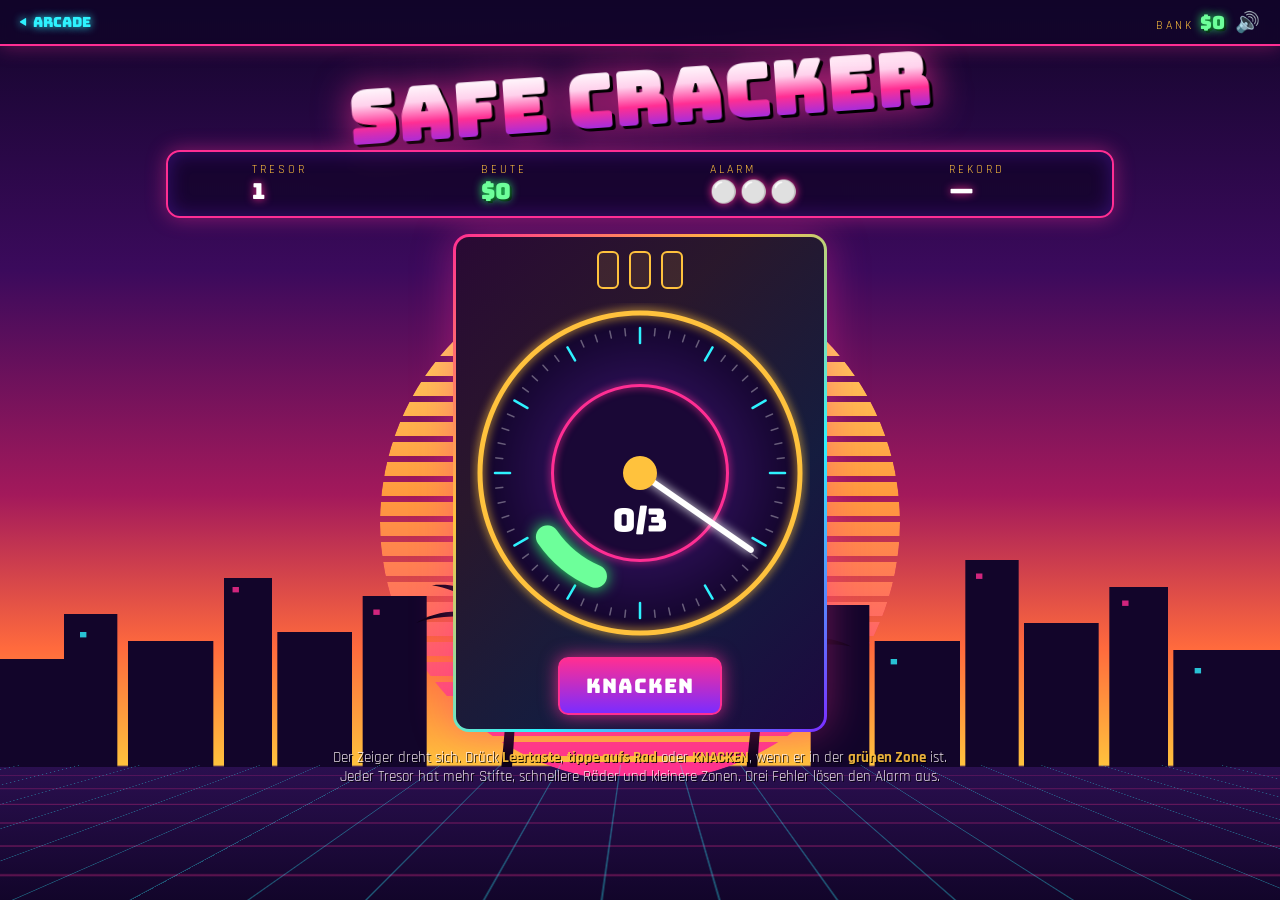
<file: neon-heat/safecracker.html>
<!doctype html>
<html lang="de">
<head>
<meta charset="utf-8">
<meta name="viewport" content="width=device-width, initial-scale=1">
<title>Safe Cracker</title>
<link href="https://fonts.googleapis.com/css2?family=Bungee&family=Rajdhani:wght@500;700&display=swap" rel="stylesheet">
<link rel="stylesheet" href="shared.css">
<style>
  .dial { width: min(340px, calc(100vw - 80px)); aspect-ratio: 1; display: block; cursor: pointer; touch-action: manipulation; }
  .pins { display: flex; gap: 10px; justify-content: center; }
  .pin { width: 22px; height: 38px; border-radius: 6px; border: 2px solid var(--sun); background: rgba(255,194,61,.1); transition: background .2s, box-shadow .2s; }
  .pin.done { background: var(--green); border-color: var(--green); box-shadow: 0 0 12px var(--green); }
  .lives { font-size: 22px; letter-spacing: 3px; }
</style>
</head>
<body>
<div class="wrap">
  <div class="title"><h1>SAFE CRACKER</h1></div>
  <div class="hud">
    <div class="stat"><span class="k">Tresor</span><span class="v" id="vault">1</span></div>
    <div class="stat"><span class="k">Beute</span><span class="v cash" id="cash">$0</span></div>
    <div class="stat"><span class="k">Alarm</span><span class="v lives" id="lives"></span></div>
    <div class="stat"><span class="k">Rekord</span><span class="v" id="best">—</span></div>
  </div>
  <div class="panel" id="frame" style="display:flex;flex-direction:column;gap:14px;align-items:center">
    <div class="pins" id="pins"></div>
    <canvas class="dial" id="dial" width="680" height="680"></canvas>
    <button class="btn hot big" id="crack">KNACKEN</button>
  </div>
  <p class="help">Der Zeiger dreht sich. Drück <b>Leertaste</b>, <b>tippe aufs Rad</b> oder <b>KNACKEN</b>, wenn er in der <b>grünen Zone</b> ist. Jeder Tresor hat mehr Stifte, schnellere Räder und kleinere Zonen. Drei Fehler lösen den Alarm aus.</p>
</div>
<script src="shared.js"></script>
<script>
NH.init();
const cv = document.getElementById('dial'), g = cv.getContext('2d'), S = 680, C = S / 2;
let s, last;

function newRun() { s = { vault: 1, cash: 0, lives: 3, over: false }; newVault(); }
function newVault() {
  s.pins = 2 + s.vault; s.done = 0; s.ang = 0;
  s.dir = 1; s.spd = 1.6 + s.vault * .35; s.zoneW = Math.max(.22, .62 - s.vault * .06);
  placeZone(); s.flash = 0; s.flashCol = '';
  renderPins(); hud();
}
function placeZone() {
  let z; do { z = Math.random() * Math.PI * 2; } while (Math.abs(angDiff(z, s.ang)) < 1.2);
  s.zone = z;
}
const angDiff = (a, b) => { let d = (a - b) % (Math.PI * 2); if (d > Math.PI) d -= Math.PI * 2; if (d < -Math.PI) d += Math.PI * 2; return d; };

function crack() {
  if (s.over) return;
  if (Math.abs(angDiff(s.ang, s.zone)) <= s.zoneW / 2) {
    s.done++; s.dir *= -1; s.spd *= 1.06; s.flash = .3; s.flashCol = '#6dff9a';
    NH.beep(600 + s.done * 120, .1, 'triangle', .07); NH.vibrate(15);
    renderPins();
    if (s.done >= s.pins) return vaultOpen();
    placeZone();
  } else {
    s.lives--; s.flash = .4; s.flashCol = '#ff3b3b';
    NH.beep(120, .3, 'sawtooth', .07); NH.shake(document.getElementById('frame')); NH.vibrate(150);
    if (s.lives <= 0) return busted();
  }
  hud();
}
function vaultOpen() {
  const loot = 1000 * s.vault * s.vault + 500 * s.lives;
  s.cash += loot; NH.bank.add(loot); NH.jingle(); NH.flash();
  hud();
  s.over = true;
  setTimeout(() => { s.over = false; s.vault++; newVault(); }, 900);
}
function busted() {
  s.over = true; NH.sad();
  const cleared = s.vault - 1;
  const rec = NH.best('safe', cleared);
  hud();
  setTimeout(() => NH.overlay('lose', 'ALARM!', `${cleared} Tresor${cleared === 1 ? '' : 'e'} geknackt · insgesamt ${NH.money(s.cash)} erbeutet${rec && cleared ? ' · NEUER REKORD!' : ''}`, newRun), 600);
}

function renderPins() { document.getElementById('pins').innerHTML = Array.from({ length: s.pins }, (_, i) => `<div class="pin ${i < s.done ? 'done' : ''}"></div>`).join(''); }
function hud() {
  document.getElementById('vault').textContent = s.vault;
  document.getElementById('cash').textContent = NH.money(s.cash);
  document.getElementById('lives').textContent = '🚨'.repeat(3 - s.lives) + '⚪'.repeat(s.lives);
  const b = NH.best('safe'); document.getElementById('best').textContent = b === null ? '—' : b;
}

function draw() {
  g.clearRect(0, 0, S, S);
  // Gehäuse
  const rg = g.createRadialGradient(C, C, 40, C, C, 320); rg.addColorStop(0, '#3d1772'); rg.addColorStop(1, '#12052a');
  g.fillStyle = rg; g.beginPath(); g.arc(C, C, 320, 0, 7); g.fill();
  g.lineWidth = 10; g.strokeStyle = '#ffc23d'; g.shadowColor = '#ffc23d'; g.shadowBlur = 20; g.stroke(); g.shadowBlur = 0;
  // Skala
  for (let i = 0; i < 60; i++) {
    const a = i / 60 * Math.PI * 2 - Math.PI / 2, L = i % 5 ? 14 : 30;
    g.strokeStyle = i % 5 ? 'rgba(255,255,255,.35)' : '#2ef2ff'; g.lineWidth = i % 5 ? 3 : 5;
    g.beginPath(); g.moveTo(C + Math.cos(a) * 290, C + Math.sin(a) * 290); g.lineTo(C + Math.cos(a) * (290 - L), C + Math.sin(a) * (290 - L)); g.stroke();
  }
  // Zone
  g.lineWidth = 46; g.strokeStyle = '#6dff9a'; g.shadowColor = '#2bff6a'; g.shadowBlur = 30;
  g.beginPath(); g.arc(C, C, 225, s.zone - s.zoneW / 2 - Math.PI / 2, s.zone + s.zoneW / 2 - Math.PI / 2); g.stroke(); g.shadowBlur = 0;
  // Innen
  g.fillStyle = '#1a0836'; g.beginPath(); g.arc(C, C, 175, 0, 7); g.fill();
  g.strokeStyle = '#ff2e93'; g.lineWidth = 6; g.shadowColor = '#ff2e93'; g.shadowBlur = 16; g.stroke(); g.shadowBlur = 0;
  // Zeiger
  const a = s.ang - Math.PI / 2;
  g.strokeStyle = '#fff'; g.lineWidth = 12; g.lineCap = 'round'; g.shadowColor = '#fff'; g.shadowBlur = 20;
  g.beginPath(); g.moveTo(C, C); g.lineTo(C + Math.cos(a) * 270, C + Math.sin(a) * 270); g.stroke(); g.shadowBlur = 0;
  g.fillStyle = '#ffc23d'; g.beginPath(); g.arc(C, C, 34, 0, 7); g.fill();
  g.fillStyle = '#fff'; g.font = '64px Bungee, sans-serif'; g.textAlign = 'center'; g.textBaseline = 'middle';
  g.fillText(`${s.done}/${s.pins}`, C, C + 100);
  if (s.flash > 0) { g.fillStyle = s.flashCol; g.globalAlpha = s.flash; g.beginPath(); g.arc(C, C, 320, 0, 7); g.fill(); g.globalAlpha = 1; }
}

function loop(t) {
  const dt = Math.min(.05, (t - (last || t)) / 1000); last = t;
  if (!s.over) {
    s.ang = (s.ang + s.dir * s.spd * dt + Math.PI * 2) % (Math.PI * 2);
    if (Math.random() < dt * 4) NH.beep(2400, .01, 'square', .012);
  }
  s.flash = Math.max(0, s.flash - dt);
  draw();
  requestAnimationFrame(loop);
}
document.getElementById('crack').onclick = crack;
cv.addEventListener('pointerdown', crack);
document.addEventListener('keydown', e => { if (e.key === ' ' || e.key === 'Enter') { e.preventDefault(); crack(); } });
newRun(); requestAnimationFrame(loop);
</script>
</body>
</html>
</file>
<file: neon-heat/shared.css>
/* Neon Heat Arcade – gemeinsames Theme */
:root {
  --pink: #ff2e93;
  --hot: #ff6a3d;
  --sun: #ffc23d;
  --cyan: #2ef2ff;
  --violet: #7b2cff;
  --green: #6dff9a;
  --night: #12052a;
  --panel: rgba(18, 5, 42, .78);
  --text: #fff4fb;
}
* { box-sizing: border-box; }
html, body { margin: 0; min-height: 100%; }
body {
  background: var(--night);
  color: var(--text);
  font-family: "Rajdhani", system-ui, sans-serif;
  overflow-x: hidden;
  -webkit-tap-highlight-color: transparent;
}

/* Hintergrund */
.nh-sky { position: fixed; inset: 0; z-index: -3;
  background: linear-gradient(180deg, #12052a 0%, #3b0a5c 30%, #a3195b 55%, #ff6a3d 72%, #ffc23d 85%, #2a0f4f 85.2%, #12052a 100%); }
.nh-sun { position: fixed; left: 50%; top: 58%; transform: translate(-50%, -50%); z-index: -3;
  width: min(60vw, 520px); aspect-ratio: 1; border-radius: 50%;
  background: linear-gradient(180deg, #ffe66d 0%, #ff9a3d 45%, #ff2e93 100%);
  -webkit-mask: repeating-linear-gradient(180deg, #000 0 14px, transparent 14px 20px);
          mask: repeating-linear-gradient(180deg, #000 0 14px, transparent 14px 20px);
  filter: drop-shadow(0 0 60px rgba(255, 46, 147, .6)); }
.nh-skyline { position: fixed; left: 0; right: 0; bottom: 14.8%; width: 100%; height: 30vh; z-index: -2; }
.nh-floor { position: fixed; left: -50%; right: -50%; bottom: 0; height: 15%; z-index: -2;
  background:
    linear-gradient(90deg, rgba(46,242,255,.35) 1px, transparent 1px) 0 0 / 60px 100%,
    linear-gradient(0deg, rgba(255,46,147,.35) 1px, transparent 1px) 0 0 / 100% 18px;
  transform: perspective(200px) rotateX(55deg); transform-origin: top; }

/* Topbar */
.nh-top { position: sticky; top: 0; z-index: 5; display: flex; justify-content: space-between; align-items: center; gap: 10px;
  padding: 10px 16px; background: rgba(18,5,42,.82); border-bottom: 2px solid var(--pink);
  box-shadow: 0 0 20px rgba(255,46,147,.4); backdrop-filter: blur(6px); }
.nh-top a { color: var(--cyan); text-decoration: none; font-family: "Bungee", sans-serif; font-size: 14px; text-shadow: 0 0 8px var(--cyan); }
.nh-top a:hover { color: #fff; }
.nh-bank { font-family: "Bungee", sans-serif; color: var(--green); text-shadow: 0 0 10px #2bff6a, 2px 2px 0 #000; font-size: 18px; white-space: nowrap; }
.nh-bank small { font-family: "Rajdhani", sans-serif; font-size: 12px; letter-spacing: 3px; color: var(--sun); text-shadow: none; margin-right: 6px; }
.nh-snd { background: none; border: 0; font-size: 20px; cursor: pointer; padding: 0 4px; }

/* Layout */
.wrap { max-width: 980px; margin: 0 auto; padding: 20px 16px 40px; display: flex; flex-direction: column; align-items: center; gap: 16px; }
.title { text-align: center; line-height: .95; user-select: none; }
.title h1 { margin: 0; font-family: "Bungee", sans-serif; font-size: clamp(36px, 8vw, 72px); letter-spacing: 2px; display: inline-block; transform: rotate(-4deg);
  background: linear-gradient(180deg, #fff 0%, #ffd1ec 30%, var(--pink) 60%, var(--violet) 100%);
  -webkit-background-clip: text; background-clip: text; color: transparent;
  filter: drop-shadow(3px 3px 0 #000) drop-shadow(0 0 18px rgba(255,46,147,.7)); }
.title .sub { display: inline-block; transform: rotate(-4deg); font-family: "Bungee", sans-serif; font-size: clamp(14px, 3.4vw, 24px);
  color: var(--cyan); letter-spacing: 6px; text-shadow: 0 0 10px var(--cyan), 2px 2px 0 #000; }

.hud { width: 100%; display: flex; flex-wrap: wrap; justify-content: space-around; gap: 10px;
  background: var(--panel); border: 2px solid var(--pink); border-radius: 14px; padding: 10px 14px;
  box-shadow: 0 0 20px rgba(255,46,147,.45), inset 0 0 20px rgba(123,44,255,.3); backdrop-filter: blur(6px); }
.stat { display: flex; flex-direction: column; min-width: 80px; }
.stat .k { font-size: 12px; letter-spacing: 3px; text-transform: uppercase; color: var(--sun); }
.stat .v { font-family: "Bungee", sans-serif; font-size: 22px; color: #fff; text-shadow: 0 0 8px var(--pink); }
.stat .v.cash { color: var(--green); text-shadow: 0 0 10px #2bff6a, 2px 2px 0 #000; }

.panel { background: var(--panel); border-radius: 16px; padding: 14px; border: 3px solid transparent;
  background-image: linear-gradient(rgba(18,5,42,.9), rgba(18,5,42,.9)), linear-gradient(135deg, var(--pink), var(--sun), var(--cyan), var(--violet));
  background-origin: border-box; background-clip: padding-box, border-box; box-shadow: 0 0 40px rgba(255,46,147,.4); }

.btn { font-family: "Bungee", sans-serif; font-size: 14px; letter-spacing: 1px; color: #fff; cursor: pointer;
  padding: 10px 14px; border-radius: 10px; border: 2px solid var(--cyan);
  background: linear-gradient(180deg, rgba(46,242,255,.18), rgba(123,44,255,.25));
  text-shadow: 0 0 6px var(--cyan); box-shadow: 0 0 10px rgba(46,242,255,.35);
  transition: transform .1s, box-shadow .2s, background .2s; }
.btn:hover { transform: translateY(-2px); box-shadow: 0 0 18px rgba(46,242,255,.7); }
.btn:disabled { opacity: .45; cursor: not-allowed; transform: none; }
.btn.hot { border-color: var(--pink); background: linear-gradient(180deg, var(--pink), var(--violet)); text-shadow: none; box-shadow: 0 0 18px rgba(255,46,147,.8); }
.btn.big { font-size: 20px; padding: 14px 26px; }
.row { display: flex; flex-wrap: wrap; gap: 8px; justify-content: center; align-items: center; }
.help { font-size: 15px; opacity: .9; text-align: center; max-width: 640px; text-shadow: 1px 1px 0 #000; margin: 0; }
.help b { color: var(--sun); }

/* Overlay */
.nh-overlay { position: fixed; inset: 0; display: none; place-items: center; z-index: 20; background: rgba(18,5,42,.6); backdrop-filter: blur(3px); }
.nh-overlay.show { display: grid; animation: nhfade .4s; }
.nh-overlay.lose { background: rgba(60,0,10,.65); backdrop-filter: grayscale(1) blur(2px); }
@keyframes nhfade { from { opacity: 0; } }
.nh-banner { text-align: center; padding: 16px; max-width: 700px; }
.nh-banner h2 { font-family: "Bungee", sans-serif; margin: 0; font-size: clamp(40px, 10vw, 100px); line-height: 1; transform: rotate(-3deg);
  animation: nhslam .5s cubic-bezier(.2,1.6,.4,1); }
.nh-overlay.win h2 { color: var(--sun); text-shadow: 4px 4px 0 #000, 0 0 30px var(--hot); }
.nh-overlay.lose h2 { color: #ff3b3b; text-shadow: 4px 4px 0 #000, 0 0 30px #f00; }
@keyframes nhslam { from { transform: scale(3) rotate(-3deg); opacity: 0; } }
.nh-banner p { font-size: 22px; font-weight: 700; margin: 10px 0 20px; text-shadow: 2px 2px 0 #000; }

.nh-flash { position: fixed; inset: 0; background: #fff; opacity: 0; pointer-events: none; z-index: 19; }
.nh-flash.go { animation: nhflash .45s ease-out; }
@keyframes nhflash { 0% { opacity: .9; } 100% { opacity: 0; } }
.shake { animation: nhshake .5s; }
@keyframes nhshake { 10%,90% { transform: translate(-2px,1px); } 20%,80% { transform: translate(4px,-2px); } 30%,50%,70% { transform: translate(-6px,3px); } 40%,60% { transform: translate(6px,-3px); } }
</file>
